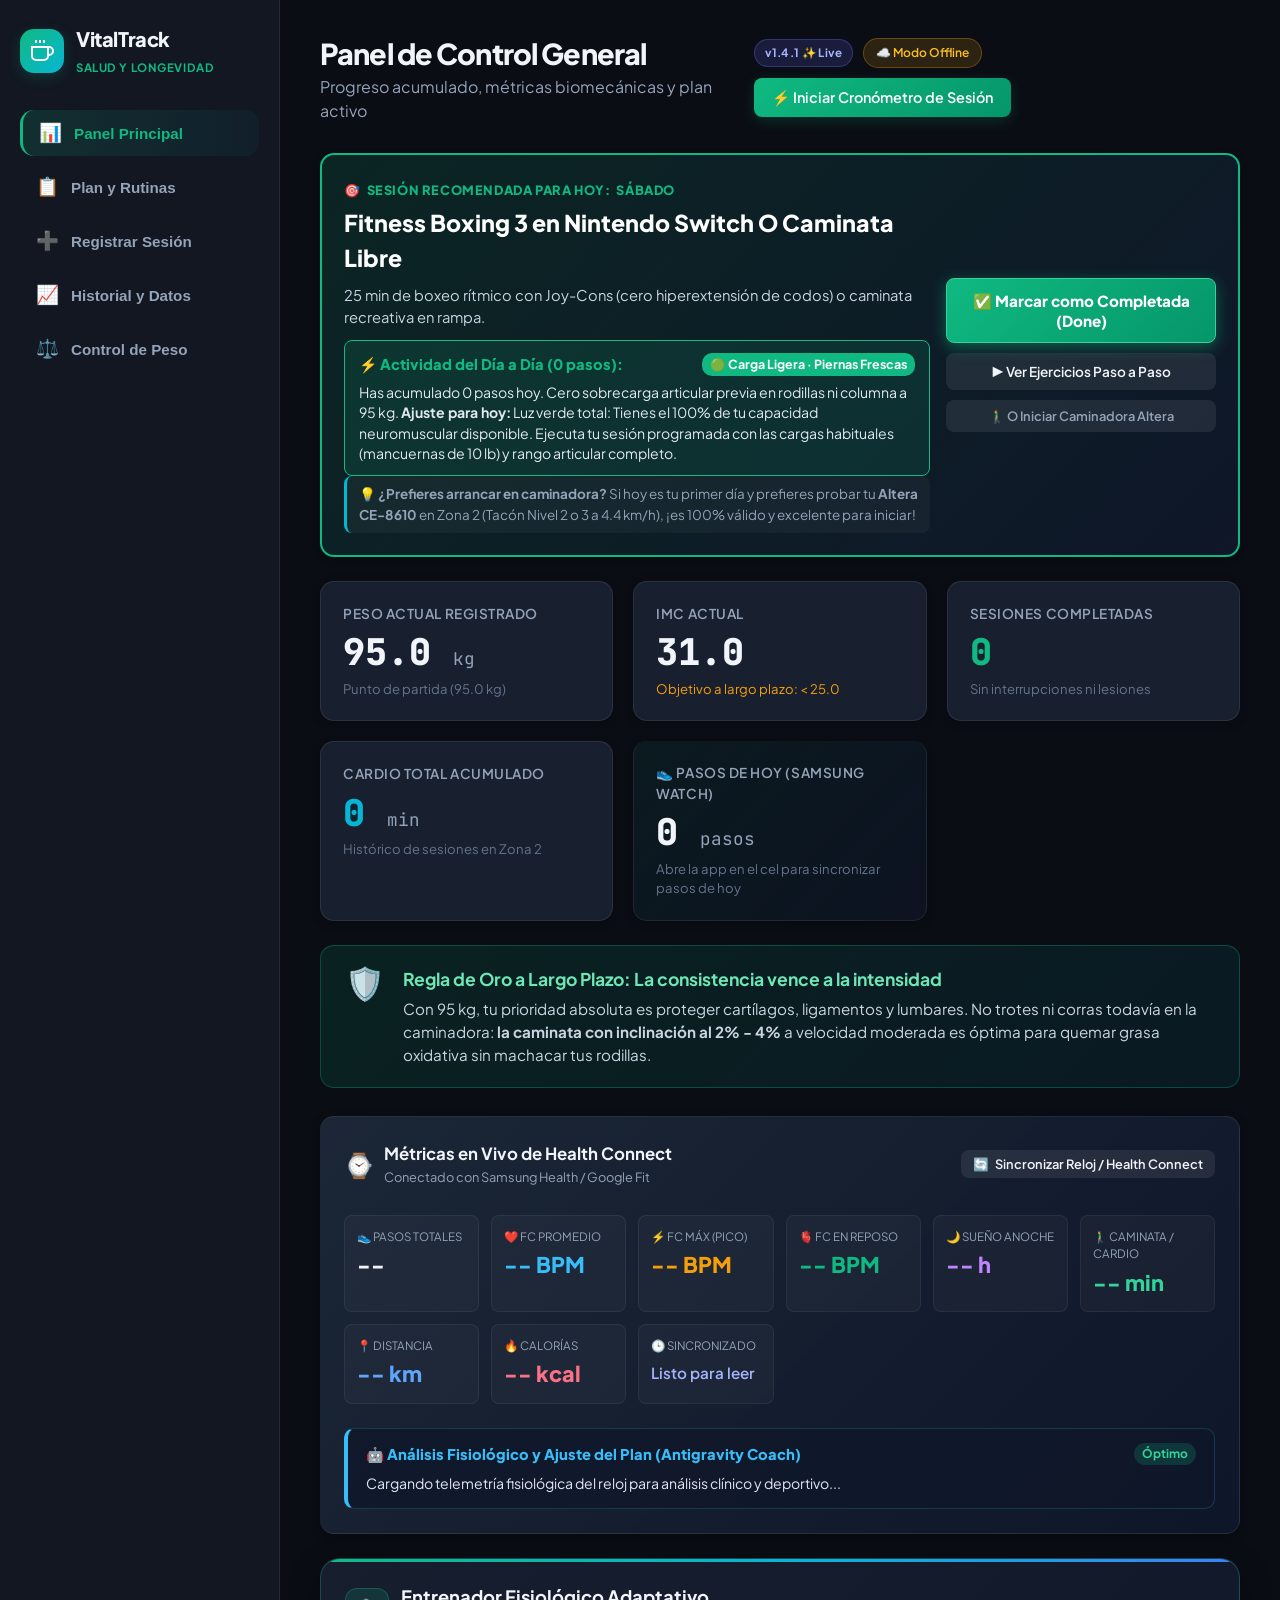
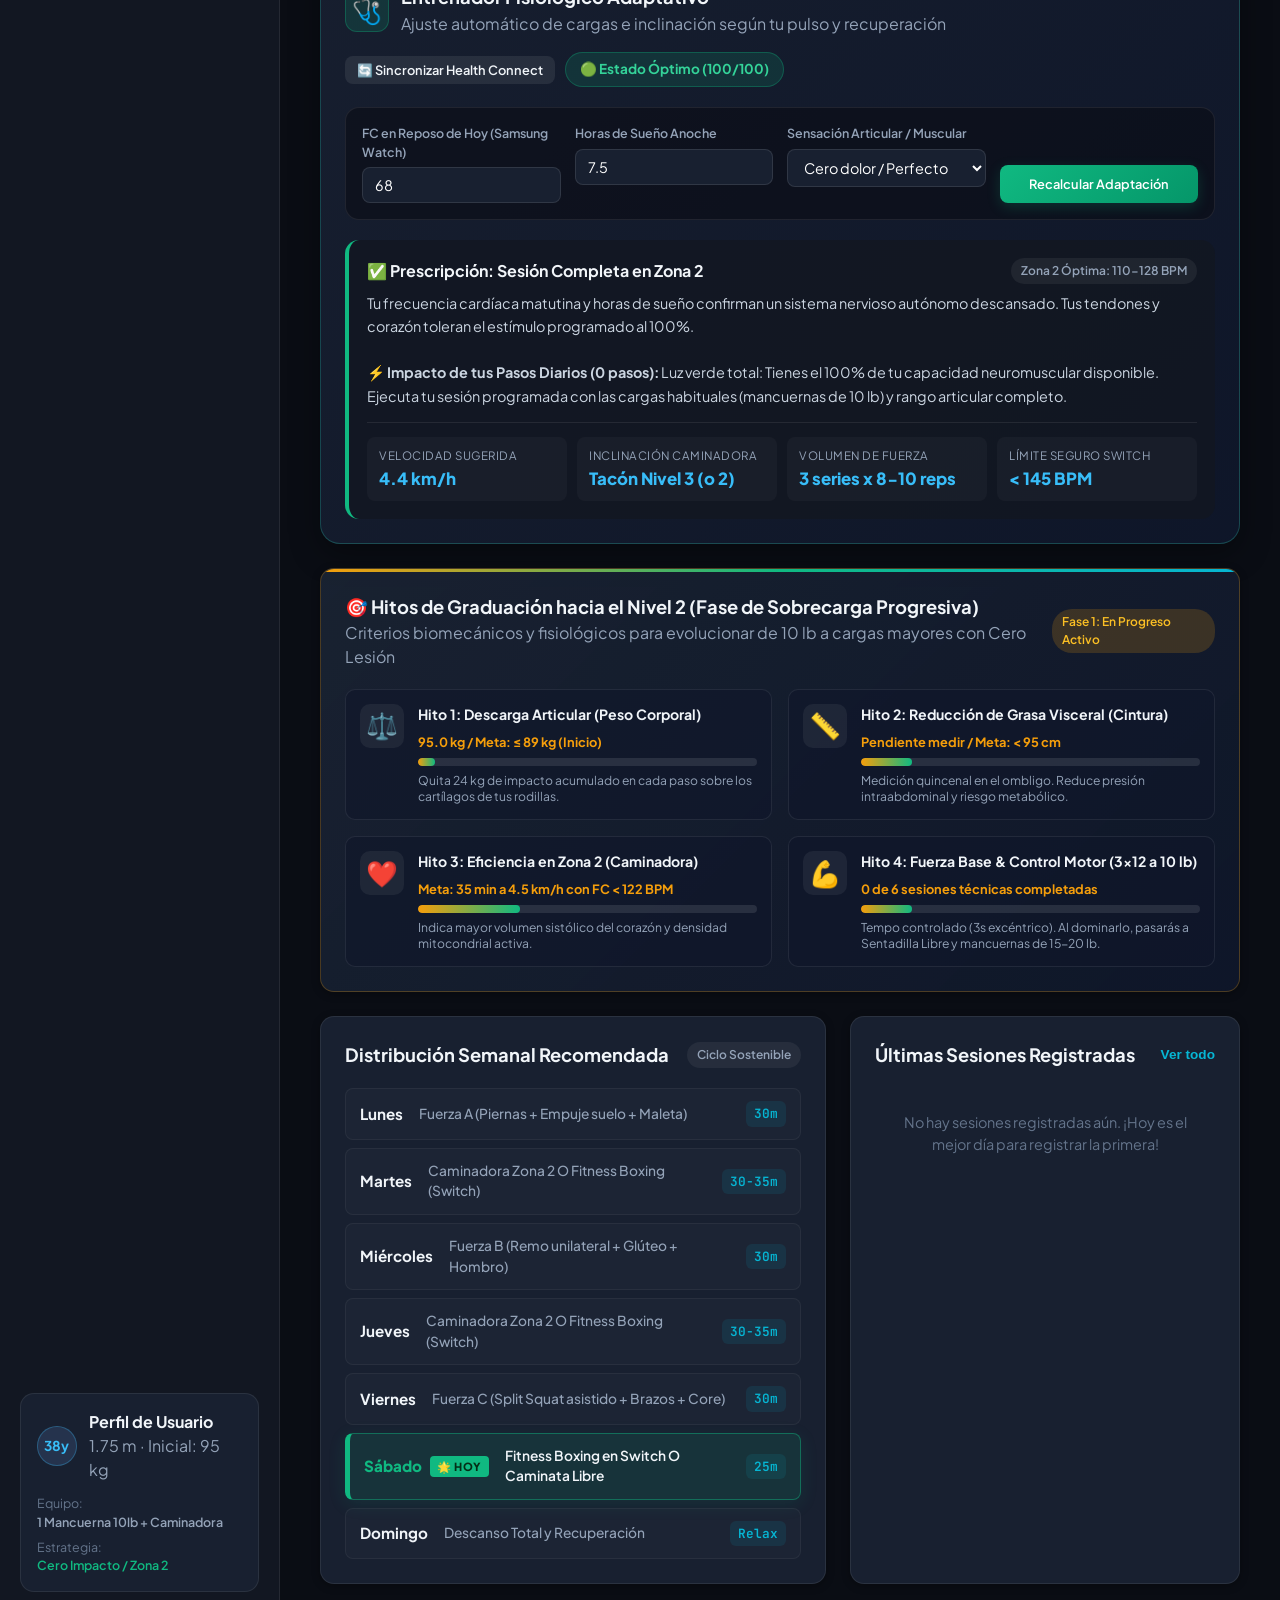
<file: index.html>
<!DOCTYPE html>
<html lang="es">
<head>
  <meta charset="UTF-8">
  <meta name="viewport" content="width=device-width, initial-scale=1.0, maximum-scale=1.0, user-scalable=no, viewport-fit=cover">
  <title>Fitness Tracker & Plan a Largo Plazo</title>
  <meta name="theme-color" content="#0b0f19">
  <meta name="apple-mobile-web-app-capable" content="yes">
  <meta name="apple-mobile-web-app-status-bar-style" content="black-translucent">
  <link rel="manifest" href="manifest.json">
  <link rel="icon" type="image/png" href="icon-192.png">
  <link rel="apple-touch-icon" href="icon-192.png">
  <link rel="preconnect" href="https://fonts.googleapis.com">
  <link rel="preconnect" href="https://fonts.gstatic.com" crossorigin>
  <link href="https://fonts.googleapis.com/css2?family=Plus+Jakarta+Sans:wght@300;400;500;600;700;800&family=JetBrains+Mono:wght@400;600&display=swap" rel="stylesheet">
  <link rel="stylesheet" href="styles.css">
</head>
<body>
  <div class="app-layout">
    <!-- Barra Lateral -->
    <aside class="sidebar">
      <div class="brand">
        <div class="brand-icon">
          <svg viewBox="0 0 24 24" width="24" height="24" stroke="currentColor" stroke-width="2" fill="none">
            <path d="M18 8h1a4 4 0 0 1 0 8h-1"></path>
            <path d="M2 8h16v9a4 4 0 0 1-4 4H6a4 4 0 0 1-4-4V8z"></path>
            <line x1="6" y1="1" x2="6" y2="4"></line>
            <line x1="10" y1="1" x2="10" y2="4"></line>
            <line x1="14" y1="1" x2="14" y2="4"></line>
          </svg>
        </div>
        <div>
          <h2>VitalTrack</h2>
          <span class="badge-sub">Salud y Longevidad</span>
        </div>
      </div>

      <nav class="nav-menu" id="main-nav-bar">
        <button class="nav-item active" data-tab="tab-dashboard" id="nav-btn-dash" title="Panel Principal">
          <span class="nav-icon">📊</span>
          <span class="nav-label"><span class="label-full">Panel Principal</span><span class="label-short">Inicio</span></span>
        </button>
        <button class="nav-item" data-tab="tab-rutinas" id="nav-btn-routines" title="Plan y Rutinas Paso a Paso">
          <span class="nav-icon">📋</span>
          <span class="nav-label"><span class="label-full">Plan y Rutinas</span><span class="label-short">Rutinas</span></span>
        </button>
        <button class="nav-item nav-item-action" data-tab="tab-registro" id="nav-btn-log" title="Registrar Nueva Sesión">
          <span class="nav-icon nav-icon-fab">➕</span>
          <span class="nav-label"><span class="label-full">Registrar Sesión</span><span class="label-short">Registrar</span></span>
        </button>
        <button class="nav-item" data-tab="tab-historial" id="nav-btn-history" title="Historial y Telemetría">
          <span class="nav-icon">📈</span>
          <span class="nav-label"><span class="label-full">Historial y Datos</span><span class="label-short">Historial</span></span>
        </button>
        <button class="nav-item" data-tab="tab-metricas" id="nav-btn-metrics" title="Control de Peso y Medidas">
          <span class="nav-icon">⚖️</span>
          <span class="nav-label"><span class="label-full">Control de Peso</span><span class="label-short">Métricas</span></span>
        </button>
      </nav>

      <div class="profile-summary-box">
        <div class="profile-header">
          <div class="avatar">38y</div>
          <div>
            <strong>Perfil de Usuario</strong>
            <div class="text-muted">1.75 m · Inicial: 95 kg</div>
          </div>
        </div>
        <div class="profile-status">
          <div class="stat-mini">
            <span class="lbl">Equipo:</span>
            <span class="val">1 Mancuerna 10lb + Caminadora</span>
          </div>
          <div class="stat-mini">
            <span class="lbl">Estrategia:</span>
            <span class="val accent-green">Cero Impacto / Zona 2</span>
          </div>
        </div>
      </div>
    </aside>

    <!-- Contenido Principal -->
    <main class="main-content">
      <!-- Top header -->
      <header class="top-bar">
        <div>
          <h1 id="page-title">Panel de Control General</h1>
          <p class="text-muted" id="page-subtitle">Progreso acumulado, métricas biomecánicas y plan activo</p>
        </div>
        <div class="header-actions" style="display: flex; align-items: center; gap: 10px; flex-wrap: wrap;">
          <span id="app-version-badge" style="font-size: 0.72rem; color: #a5b4fc; background: rgba(99, 102, 241, 0.18); border: 1px solid rgba(99, 102, 241, 0.35); padding: 4px 10px; border-radius: 20px; font-weight: 700; letter-spacing: 0.3px;">v1.4.1 ✨ Live</span>
          <span id="sync-cloud-status" class="readiness-pill readiness-green" style="font-size: 0.75rem; padding: 5px 12px; font-weight: 600;">
            ☁️ Nube Activa
          </span>
          <button id="btn-quick-workout" class="btn btn-primary">
            <span>⚡ Iniciar Cronómetro de Sesión</span>
          </button>
        </div>
      </header>

      <!-- SECCIÓN 1: PANEL PRINCIPAL -->
      <section id="tab-dashboard" class="tab-pane active">
        <!-- Tarjeta Principal: Tu Entrenamiento Programado de Hoy -->
        <div class="card" id="today-workout-banner" style="margin-bottom: 24px; border: 2px solid #10b981; background: linear-gradient(135deg, rgba(16, 185, 129, 0.14), rgba(15, 23, 42, 0.95)); padding: 22px;">
          <div style="display: flex; justify-content: space-between; align-items: flex-start; flex-wrap: wrap; gap: 16px;">
            <div style="flex: 1; min-width: 280px;">
              <div style="display: inline-flex; align-items: center; gap: 6px; font-size: 0.8rem; font-weight: 800; color: #10b981; letter-spacing: 0.6px; text-transform: uppercase; margin-bottom: 6px;">
                <span>🎯</span> SESIÓN RECOMENDADA PARA HOY: <span id="today-day-name">LUNES</span>
              </div>
              <h2 style="font-size: 1.45rem; font-weight: 800; color: #fff; margin: 0 0 8px;" id="today-workout-title">
                Rutina A: Piernas, Empuje al Suelo y Maleta Asimétrica (10 lb)
              </h2>
              <p style="font-size: 0.92rem; color: #cbd5e1; margin: 0 0 12px; line-height: 1.5;" id="today-workout-desc">
                Sentadilla a la silla (Box Squat 10 lb) + Floor Press de pecho en suelo + Paseo del Granjero unilateral.
              </p>
              <div style="font-size: 0.84rem; color: #94a3b8; background: rgba(255,255,255,0.04); padding: 8px 12px; border-radius: 8px; border-left: 3px solid #06b6d4;">
                💡 <strong>¿Prefieres arrancar en caminadora?</strong> Si hoy es tu primer día y prefieres probar tu <strong>Altera CE-8610</strong> en Zona 2 (Tacón Nivel 2 o 3 a 4.4 km/h), ¡es 100% válido y excelente para iniciar!
              </div>
            </div>
            <div style="display: flex; flex-direction: column; gap: 10px; align-self: center; width: 100%; max-width: 270px;">
              <button type="button" class="btn btn-primary" id="btn-mark-today-done" style="padding: 12px 16px; font-size: 0.95rem; font-weight: 800; width: 100%; background: linear-gradient(135deg, #10b981, #059669); border: 1px solid #34d399; box-shadow: 0 4px 15px rgba(16, 185, 129, 0.45); cursor: pointer;">
                ✅ Marcar como Completada (Done)
              </button>
              <button type="button" class="btn btn-secondary" id="btn-start-today-workout" style="padding: 10px 14px; font-size: 0.85rem; width: 100%;">
                ▶️ Ver Ejercicios Paso a Paso
              </button>
              <button type="button" class="btn btn-secondary" id="btn-start-treadmill-alt" style="padding: 8px 12px; font-size: 0.8rem; width: 100%; color: #94a3b8;">
                🚶‍♂️ O Iniciar Caminadora Altera
              </button>
            </div>
          </div>
        </div>

        <div class="stats-grid">
          <div class="stat-card">
            <div class="stat-title">Peso Actual Registrado</div>
            <div class="stat-value" id="dash-current-weight">95.0 <span class="unit">kg</span></div>
            <div class="stat-caption text-neutral" id="dash-weight-diff">Punto de partida establecido</div>
          </div>

          <div class="stat-card">
            <div class="stat-title">IMC Actual</div>
            <div class="stat-value" id="dash-imc">31.0</div>
            <div class="stat-caption text-yellow">Objetivo a largo plazo: &lt; 25.0</div>
          </div>

          <div class="stat-card">
            <div class="stat-title">Sesiones Completadas</div>
            <div class="stat-value text-green" id="dash-total-sessions">0</div>
            <div class="stat-caption">Sin interrupciones ni lesiones</div>
          </div>

          <div class="stat-card">
            <div class="stat-title">Cardio Total Acumulado</div>
            <div class="stat-value text-blue" id="dash-treadmill-mins">0 <span class="unit">min</span></div>
            <div class="stat-caption">Histórico de sesiones en Zona 2</div>
          </div>

          <div class="stat-card" style="border-top: 3px solid var(--accent-teal); background: linear-gradient(135deg, rgba(20, 184, 166, 0.08), rgba(15, 23, 42, 0.6));">
            <div class="stat-title">👟 Pasos de Hoy (Samsung Watch)</div>
            <div class="stat-value" id="dash-today-steps" style="color: var(--accent-teal); font-weight: 800;">0 <span class="unit">pasos</span></div>
            <div class="stat-caption text-green" id="dash-steps-caption">Sincronizado vía Health Connect</div>
          </div>
        </div>

        <!-- Banner de Filosofía de Seguridad -->
        <div class="safety-banner">
          <div class="banner-icon">🛡️</div>
          <div class="banner-body">
            <h3>Regla de Oro a Largo Plazo: La consistencia vence a la intensidad</h3>
            <p>Con 95 kg, tu prioridad absoluta es proteger cartílagos, ligamentos y lumbares. No trotes ni corras todavía en la caminadora: <strong>la caminata con inclinación al 2% - 4%</strong> a velocidad moderada es óptima para quemar grasa oxidativa sin machacar tus rodillas.</p>
          </div>
        </div>

        <!-- Tarjeta de Estado y Métricas en Vivo de Health Connect -->
        <div class="card" id="hc-live-card" style="margin-bottom: 24px; border-left: 4px solid var(--accent-teal); background: linear-gradient(135deg, rgba(30,41,59,0.9), rgba(15,23,42,0.95));">
          <div class="card-header" style="padding-bottom: 8px; display: flex; justify-content: space-between; align-items: center; flex-wrap: wrap; gap: 10px;">
            <div style="display: flex; align-items: center; gap: 10px;">
              <span style="font-size: 1.5rem;">⌚</span>
              <div>
                <h3 style="margin: 0; font-size: 1.05rem;">Métricas en Vivo de Health Connect</h3>
                <p class="text-muted" style="margin: 2px 0 0; font-size: 0.8rem;" id="hc-live-status-desc">
                  Conectado con Samsung Health / Google Fit
                </p>
              </div>
            </div>
            <button type="button" id="btn-sync-health-connect" class="btn btn-secondary btn-sm" style="display: flex; align-items: center; gap: 6px;">
              <span>🔄</span> Sincronizar Reloj / Health Connect
            </button>
          </div>
          <div class="stats-grid" style="grid-template-columns: repeat(auto-fit, minmax(135px, 1fr)); gap: 12px; margin-top: 14px;">
            <div style="background: rgba(255,255,255,0.03); padding: 12px; border-radius: 8px; border: 1px solid rgba(255,255,255,0.06);">
              <div style="font-size: 0.72rem; color: var(--text-muted); text-transform: uppercase;">👟 Pasos Totales</div>
              <div style="font-size: 1.35rem; font-weight: 800; color: var(--accent-teal); margin-top: 4px;" id="hc-live-steps">--</div>
            </div>
            <div style="background: rgba(255,255,255,0.03); padding: 12px; border-radius: 8px; border: 1px solid rgba(255,255,255,0.06);">
              <div style="font-size: 0.72rem; color: var(--text-muted); text-transform: uppercase;">❤️ FC Promedio</div>
              <div style="font-size: 1.35rem; font-weight: 800; color: #38bdf8; margin-top: 4px;" id="hc-live-avghr">-- BPM</div>
            </div>
            <div style="background: rgba(255,255,255,0.03); padding: 12px; border-radius: 8px; border: 1px solid rgba(255,255,255,0.06);">
              <div style="font-size: 0.72rem; color: var(--text-muted); text-transform: uppercase;">⚡ FC Máx (Pico)</div>
              <div style="font-size: 1.35rem; font-weight: 800; color: #f59e0b; margin-top: 4px;" id="hc-live-maxhr">-- BPM</div>
            </div>
            <div style="background: rgba(255,255,255,0.03); padding: 12px; border-radius: 8px; border: 1px solid rgba(255,255,255,0.06);">
              <div style="font-size: 0.72rem; color: var(--text-muted); text-transform: uppercase;">🫀 FC en Reposo</div>
              <div style="font-size: 1.35rem; font-weight: 800; color: #10b981; margin-top: 4px;" id="hc-live-rhr">-- BPM</div>
            </div>
            <div style="background: rgba(255,255,255,0.03); padding: 12px; border-radius: 8px; border: 1px solid rgba(255,255,255,0.06);">
              <div style="font-size: 0.72rem; color: var(--text-muted); text-transform: uppercase;">🌙 Sueño Anoche</div>
              <div style="font-size: 1.35rem; font-weight: 800; color: #c084fc; margin-top: 4px;" id="hc-live-sleep">-- h</div>
            </div>
            <div style="background: rgba(255,255,255,0.03); padding: 12px; border-radius: 8px; border: 1px solid rgba(255,255,255,0.06);">
              <div style="font-size: 0.72rem; color: var(--text-muted); text-transform: uppercase;">🚶‍♂️ Caminata / Cardio</div>
              <div style="font-size: 1.35rem; font-weight: 800; color: #34d399; margin-top: 4px;" id="hc-live-exercise">-- min</div>
            </div>
            <div style="background: rgba(255,255,255,0.03); padding: 12px; border-radius: 8px; border: 1px solid rgba(255,255,255,0.06);">
              <div style="font-size: 0.72rem; color: var(--text-muted); text-transform: uppercase;">📍 Distancia</div>
              <div style="font-size: 1.35rem; font-weight: 800; color: #60a5fa; margin-top: 4px;" id="hc-live-distance">-- km</div>
            </div>
            <div style="background: rgba(255,255,255,0.03); padding: 12px; border-radius: 8px; border: 1px solid rgba(255,255,255,0.06);">
              <div style="font-size: 0.72rem; color: var(--text-muted); text-transform: uppercase;">🔥 Calorías</div>
              <div style="font-size: 1.35rem; font-weight: 800; color: #fb7185; margin-top: 4px;" id="hc-live-calories">-- kcal</div>
            </div>
            <div style="background: rgba(255,255,255,0.03); padding: 12px; border-radius: 8px; border: 1px solid rgba(255,255,255,0.06);">
              <div style="font-size: 0.72rem; color: var(--text-muted); text-transform: uppercase;">🕒 Sincronizado</div>
              <div style="font-size: 0.95rem; font-weight: 600; color: #a5b4fc; margin-top: 8px;" id="hc-live-time">Listo para leer</div>
            </div>
          </div>

          <!-- Diagnóstico Fisiológico Inteligente para Antigravity AI -->
          <div id="hc-ai-insights-box" style="margin-top: 16px; padding: 14px 18px; border-radius: 10px; background: rgba(15, 23, 42, 0.75); border: 1px solid rgba(56, 189, 248, 0.2); border-left: 4px solid #38bdf8;">
            <div style="display: flex; align-items: center; justify-content: space-between; margin-bottom: 8px;">
              <span style="font-weight: 800; font-size: 0.92rem; color: #38bdf8; display: flex; align-items: center; gap: 6px;">
                🤖 Análisis Fisiológico y Ajuste del Plan (Antigravity Coach)
              </span>
              <span id="hc-ai-status-tag" style="font-size: 0.75rem; background: rgba(16, 185, 129, 0.2); color: #34d399; padding: 2px 8px; border-radius: 12px; font-weight: 700;">Óptimo</span>
            </div>
            <p id="hc-ai-insights-text" style="font-size: 0.88rem; color: #e2e8f0; margin: 0; line-height: 1.5;">
              Cargando telemetría fisiológica del reloj para análisis clínico y deportivo...
            </p>
          </div>
        </div>

        <!-- Entrenador Fisiológico Adaptativo (Semáforo de Recuperación y Cargas) -->
        <div class="coach-card" id="adaptive-coach-section">
          <div class="coach-header">
            <div class="coach-title-area">
              <div class="coach-avatar">🩺</div>
              <div>
                <h3>Entrenador Fisiológico Adaptativo</h3>
                <p class="text-muted">Ajuste automático de cargas e inclinación según tu pulso y recuperación</p>
              </div>
            </div>
            <div style="display: flex; gap: 10px; align-items: center; flex-wrap: wrap;">
              <button type="button" id="btn-sync-health-connect" class="btn btn-secondary btn-sm" title="Leer métricas automáticamente de Health Connect">🔄 Sincronizar Health Connect</button>
              <div id="coach-readiness-pill" class="readiness-pill readiness-green">
                <span>🟢 Estado Óptimo (92/100)</span>
              </div>
            </div>
          </div>

          <div class="coach-inputs-row">
            <div class="coach-input-item">
              <label for="coach-rhr">FC en Reposo de Hoy (Samsung Watch)</label>
              <input type="number" id="coach-rhr" value="68" placeholder="Ej. 68 BPM">
            </div>
            <div class="coach-input-item">
              <label for="coach-sleep">Horas de Sueño Anoche</label>
              <input type="number" step="0.5" id="coach-sleep" value="7.5" placeholder="Ej. 7.5 h">
            </div>
            <div class="coach-input-item">
              <label for="coach-soreness">Sensación Articular / Muscular</label>
              <select id="coach-soreness">
                <option value="none" selected>Cero dolor / Perfecto</option>
                <option value="mild">Fatiga muscular leve normal</option>
                <option value="joint-ache">Molestia en rodilla o espalda</option>
              </select>
            </div>
            <div class="coach-input-item" style="justify-content: flex-end;">
              <button type="button" id="btn-recalculate-coach" class="btn btn-primary btn-sm" style="height: 38px;">Recalcular Adaptación</button>
            </div>
          </div>

          <div class="adaptive-verdict" id="coach-verdict-box">
            <div class="verdict-headline">
              <span id="verdict-title">✅ Prescripción para Hoy: Sesión Completa en Zona 2</span>
              <span class="badge-tag" id="verdict-tag">Zona 2 Objetivo: 110-128 BPM</span>
            </div>
            <p class="verdict-body" id="verdict-text">
              Tu ritmo cardíaco en reposo y sueño indican excelente recuperación del sistema nervioso. Hoy tu corazón y articulaciones están listos para el trabajo estándar sin riesgo.
            </p>
            <div class="adaptive-params-grid">
              <div class="param-item">
                <div class="param-label">Velocidad Sugerida</div>
                <div class="param-value" id="param-speed">4.5 km/h</div>
              </div>
              <div class="param-item">
                <div class="param-label">Inclinación Caminadora</div>
                <div class="param-value" id="param-incline">2.5%</div>
              </div>
              <div class="param-item">
                <div class="param-label">Volumen de Fuerza</div>
                <div class="param-value" id="param-sets">3 series x 8-10 reps</div>
              </div>
              <div class="param-item">
                <div class="param-label">Límite Seguro Switch</div>
                <div class="param-value" id="param-boxing-hr">&lt; 145 BPM</div>
              </div>
            </div>
          </div>
        </div>

        <!-- PANEL DE HITOS Y GRADUACIÓN AL NIVEL 2 -->
        <div class="card milestone-roadmap-card" id="milestones-tracker-section">
          <div class="card-header">
            <div>
              <h3>🎯 Hitos de Graduación hacia el Nivel 2 (Fase de Sobrecarga Progresiva)</h3>
              <p class="text-muted">Criterios biomecánicos y fisiológicos para evolucionar de 10 lb a cargas mayores con Cero Lesión</p>
            </div>
            <span class="badge-tag" id="milestone-status-badge">Fase 1: En Progreso</span>
          </div>

          <div class="milestones-grid">
            <!-- Hito 1: Peso -->
            <div class="milestone-item">
              <div class="milestone-icon">⚖️</div>
              <div class="milestone-content">
                <div class="milestone-title-row">
                  <span class="milestone-name">Hito 1: Descarga Articular (Peso Corporal)</span>
                  <span class="milestone-val" id="ms-weight-val">95.0 kg / Meta: ≤ 89 kg</span>
                </div>
                <div class="milestone-progress-bar">
                  <div class="milestone-progress-fill" id="ms-weight-fill" style="width: 10%;"></div>
                </div>
                <p class="milestone-hint">Quita 24 kg de impacto acumulado en cada paso sobre los cartílagos de tus rodillas.</p>
              </div>
            </div>

            <!-- Hito 2: Cintura -->
            <div class="milestone-item">
              <div class="milestone-icon">📏</div>
              <div class="milestone-content">
                <div class="milestone-title-row">
                  <span class="milestone-name">Hito 2: Reducción de Grasa Visceral (Cintura)</span>
                  <span class="milestone-val" id="ms-waist-val">Por medir / Meta: &lt; 95 cm</span>
                </div>
                <div class="milestone-progress-bar">
                  <div class="milestone-progress-fill" id="ms-waist-fill" style="width: 25%;"></div>
                </div>
                <p class="milestone-hint">Medición quincenal en el ombligo. Reduce presión intraabdominal y riesgo metabólico.</p>
              </div>
            </div>

            <!-- Hito 3: Cardio Zona 2 -->
            <div class="milestone-item">
              <div class="milestone-icon">❤️</div>
              <div class="milestone-content">
                <div class="milestone-title-row">
                  <span class="milestone-name">Hito 3: Eficiencia en Zona 2 (Caminadora)</span>
                  <span class="milestone-val" id="ms-cardio-val">35 min a 4.5 km/h con FC &lt; 122 BPM</span>
                </div>
                <div class="milestone-progress-bar">
                  <div class="milestone-progress-fill" id="ms-cardio-fill" style="width: 50%;"></div>
                </div>
                <p class="milestone-hint">Indica mayor volumen sistólico del corazón y densidad mitocondrial activa.</p>
              </div>
            </div>

            <!-- Hito 4: Fuerza Base -->
            <div class="milestone-item">
              <div class="milestone-icon">💪</div>
              <div class="milestone-content">
                <div class="milestone-title-row">
                  <span class="milestone-name">Hito 4: Fuerza Base & Control Motor (3x12 a 10 lb)</span>
                  <span class="milestone-val" id="ms-strength-val">Box Squat 3x12 con RPE ≤ 7 (Sin fallo)</span>
                </div>
                <div class="milestone-progress-bar">
                  <div class="milestone-progress-fill" id="ms-strength-fill" style="width: 40%;"></div>
                </div>
                <p class="milestone-hint">Tempo controlado (3s excéntrico). Al dominarlo, pasarás a Sentadilla Libre y mancuernas de 15-20 lb.</p>
              </div>
            </div>
          </div>
        </div>

        <!-- Acceso rápido a las fases y agenda de hoy -->
        <div class="dashboard-columns">
          <div class="card col-left">
            <div class="card-header">
              <h3>Distribución Semanal Recomendada</h3>
              <span class="badge-tag">Ciclo Sostenible</span>
            </div>
            <div class="weekly-schedule">
              <div class="day-row" data-day="1">
                <span class="day-name">Lunes</span>
                <span class="day-task">Fuerza A (Piernas + Empuje suelo + Maleta)</span>
                <span class="day-time">30m</span>
              </div>
              <div class="day-row" data-day="2">
                <span class="day-name">Martes</span>
                <span class="day-task">Caminadora Zona 2 O Fitness Boxing (Switch)</span>
                <span class="day-time">30-35m</span>
              </div>
              <div class="day-row" data-day="3">
                <span class="day-name">Miércoles</span>
                <span class="day-task">Fuerza B (Remo unilateral + Glúteo + Hombro)</span>
                <span class="day-time">30m</span>
              </div>
              <div class="day-row" data-day="4">
                <span class="day-name">Jueves</span>
                <span class="day-task">Caminadora Zona 2 O Fitness Boxing (Switch)</span>
                <span class="day-time">30-35m</span>
              </div>
              <div class="day-row" data-day="5">
                <span class="day-name">Viernes</span>
                <span class="day-task">Fuerza C (Split Squat asistido + Brazos + Core)</span>
                <span class="day-time">30m</span>
              </div>
              <div class="day-row" data-day="6">
                <span class="day-name">Sábado</span>
                <span class="day-task">Fitness Boxing en Switch O Caminata Libre</span>
                <span class="day-time">25m</span>
              </div>
              <div class="day-row" data-day="0">
                <span class="day-name">Domingo</span>
                <span class="day-task text-muted">Descanso Total y Recuperación</span>
                <span class="day-time">Relax</span>
              </div>
            </div>
          </div>

          <div class="card col-right">
            <div class="card-header">
              <h3>Últimas Sesiones Registradas</h3>
              <button class="btn-text" id="btn-view-all-history">Ver todo</button>
            </div>
            <div id="dash-recent-list" class="recent-list">
              <p class="empty-state">No hay sesiones registradas aún. ¡Hoy es el mejor día para registrar la primera!</p>
            </div>
          </div>
        </div>
      </section>

      <!-- SECCIÓN 2: PLAN Y RUTINAS DETALLADAS -->
      <section id="tab-rutinas" class="tab-pane">
        <div class="nav-breadcrumb-bar">
          <button type="button" class="btn-breadcrumb-back" onclick="window.switchTab('tab-dashboard')">
            <span class="back-arrow">←</span>
            <span>Volver al Inicio</span>
          </button>
          <span class="breadcrumb-separator">/</span>
          <span class="breadcrumb-current">Plan y Rutinas Paso a Paso</span>
        </div>
        <div class="routines-nav">
          <button class="sub-tab-btn active" data-routine="caminadora">🚶‍♂️ Caminadora (Cardio Zona 2)</button>
          <button class="sub-tab-btn" data-routine="boxing">🥊 Fitness Boxing (Nintendo Switch)</button>
          <button class="sub-tab-btn" data-routine="fuerza-a">💪 Rutina A (Piernas & Empuje)</button>
          <button class="sub-tab-btn" data-routine="fuerza-b">🛡️ Rutina B (Espalda & Cadera)</button>
          <button class="sub-tab-btn" data-routine="fuerza-c">⚖️ Rutina C (Cuerpo Completo & Core)</button>
        </div>

        <div id="routine-content" class="routine-viewer card">
          <!-- Se inyecta dinámicamente con app.js -->
        </div>

        <!-- Cronómetro y Temporizador Flotante/Integrado -->
        <div class="timer-card card">
          <div class="timer-header">
            <h3>⏱️ Asistente de Sesión & Descanso</h3>
            <span class="text-muted">Controla tus descansos entre series (60-90 seg) o tu caminata</span>
          </div>
          <div class="timer-display" id="timer-display">00:00</div>
          <div class="timer-controls">
            <button class="btn btn-secondary" id="timer-btn-start">Iniciar</button>
            <button class="btn btn-secondary" id="timer-btn-pause">Pausa</button>
            <button class="btn btn-secondary" id="timer-btn-reset">Reiniciar</button>
            <div class="timer-presets">
              <span>Descanso rápido:</span>
              <button class="btn-chip" data-secs="60">60s</button>
              <button class="btn-chip" data-secs="90">90s</button>
              <button class="btn-chip" data-secs="120">2 min</button>
              <button class="btn-chip" data-secs="1800">30 min (Caminadora)</button>
            </div>
          </div>
        </div>
      </section>

      <!-- SECCIÓN 3: REGISTRAR SESIÓN -->
      <section id="tab-registro" class="tab-pane">
        <div class="nav-breadcrumb-bar">
          <button type="button" class="btn-breadcrumb-back" onclick="window.switchTab('tab-dashboard')">
            <span class="back-arrow">←</span>
            <span>Volver al Inicio</span>
          </button>
          <span class="breadcrumb-separator">/</span>
          <span class="breadcrumb-current">Registro de Sesión</span>
        </div>
        <div class="form-container card">
          <div class="card-header">
            <h3>📝 Registrar Nueva Sesión de Entrenamiento</h3>
            <span class="text-muted">Guarda datos duros para monitorear tu volumen y sensaciones</span>
          </div>

          <form id="workout-form">
            <div class="form-grid">
              <div class="form-group">
                <label for="input-date">Fecha de la Sesión</label>
                <input type="date" id="input-date" required>
              </div>

              <div class="form-group">
                <label for="input-category">Tipo de Entrenamiento</label>
                <select id="input-category" required>
                  <option value="Caminadora">Caminadora (Cardio Inclinación / Zona 2)</option>
                  <option value="Fitness Boxing (Switch)">🥊 Fitness Boxing (Nintendo Switch)</option>
                  <option value="Fuerza A">Rutina A (Pierna + Suelo + Maleta 10lb)</option>
                  <option value="Fuerza B">Rutina B (Remo + Glúteo + Hombro 10lb)</option>
                  <option value="Fuerza C">Rutina C (Split Squat + Brazos + Core)</option>
                  <option value="Movilidad">Movilidad / Estiramientos articulares</option>
                </select>
              </div>

              <div class="form-group">
                <label for="input-duration">Duración Total (minutos)</label>
                <input type="number" id="input-duration" min="5" max="180" placeholder="Ej. 30" required>
              </div>

              <div class="form-group">
                <label for="input-rpe">Esfuerzo Percibido (RPE de 1 a 10)</label>
                <select id="input-rpe">
                  <option value="4">4 - Muy ligero (Calentamiento)</option>
                  <option value="5">5 - Ligero (Puedo hablar sin problemas)</option>
                  <option value="6" selected>6 - Moderado (Zona 2 perfecta, cómodo y constante)</option>
                  <option value="7">7 - Vigoroso (Respiración más rápida pero controlada)</option>
                  <option value="8">8 - Exigente (Cuesta mantener conversación)</option>
                  <option value="9">9 - Muy duro (Cerca del límite, evitar por ahora)</option>
                </select>
              </div>
            </div>

            <!-- Campos específicos de caminadora -->
            <div id="treadmill-fields" class="subform-box">
              <h4>Parámetros de Caminadora (Datos Duros)</h4>
              <div class="form-grid">
                <div class="form-group">
                  <label for="input-distance">Distancia (km)</label>
                  <input type="number" step="0.01" id="input-distance" placeholder="Ej. 2.40">
                </div>
                <div class="form-group">
                  <label for="input-speed">Velocidad en Consola Altera (km/h)</label>
                  <input type="number" step="0.1" id="input-speed" placeholder="Ej. 4.4">
                </div>
                <div class="form-group">
                  <label for="input-incline">Tacón Hexagonal (Nivel 1 al 6)</label>
                  <input type="number" step="1" min="1" max="6" id="input-incline" placeholder="Ej. 2 o 3 (Recomendado)">
                </div>
                <div class="form-group">
                  <label for="input-calories">Calorías Consola Altera (kcal)</label>
                  <input type="number" id="input-calories" placeholder="Ej. 180">
                </div>
            <!-- Biometría de Samsung Health / Google Fit -->
            <div class="subform-box wearable-box">
              <h4>⌚ Datos de Wearable (Samsung Health / Google Fit)</h4>
              <div class="form-grid">
                <div class="form-group">
                  <label for="input-hr-avg">FC Promedio (BPM) <span class="badge-tag">Zona 2: 110-128</span></label>
                  <input type="number" id="input-hr-avg" placeholder="Ej. 118">
                </div>
                <div class="form-group">
                  <label for="input-hr-max">FC Máxima (BPM)</label>
                  <input type="number" id="input-hr-max" placeholder="Ej. 132">
                </div>
                <div class="form-group">
                  <label for="input-steps">Pasos del Día (Reloj / Celular)</label>
                  <input type="number" id="input-steps" placeholder="Ej. 7200">
                </div>
                <div class="form-group">
                  <label for="input-active-cal">Calorías Activas (Samsung / Fit)</label>
                  <input type="number" id="input-active-cal" placeholder="Ej. 240">
                </div>
              </div>
            </div>

            <!-- Notas de fuerza o sensaciones -->
            <div class="form-group">
              <label for="input-notes">Notas de la sesión, pesos, repeticiones y estado articular</label>
              <textarea id="input-notes" rows="3" placeholder="Ejemplo: 'Sentadillas a la silla 3x12 con mancuerna 10lb al pecho. Cero molestia en rodillas. En caminadora mantuve 4.5 km/h a 2% inclinación sin fatiga lumbar.'"></textarea>
            </div>

            <div class="form-group">
              <label class="checkbox-label">
                <input type="checkbox" id="input-no-pain" checked>
                <span>✅ Sesión completada <strong>sin dolores articulares</strong> (solo fatiga muscular normal).</span>
              </label>
            </div>

            <div class="form-actions">
              <button type="submit" class="btn btn-primary" id="btn-save-workout">Guardar Registro en la Base de Datos</button>
            </div>
          </form>
        </div>
      </section>

      <!-- SECCIÓN 4: HISTORIAL Y DATOS DUROS -->
      <section id="tab-historial" class="tab-pane">
        <div class="nav-breadcrumb-bar">
          <button type="button" class="btn-breadcrumb-back" onclick="window.switchTab('tab-dashboard')">
            <span class="back-arrow">←</span>
            <span>Volver al Inicio</span>
          </button>
          <span class="breadcrumb-separator">/</span>
          <span class="breadcrumb-current">Historial y Datos Duros</span>
        </div>
        <div class="card">
          <div class="card-header">
            <div>
              <h3>Historial Completo de Entrenamientos</h3>
              <p class="text-muted">Todos los registros guardados en tu espacio de trabajo local</p>
            </div>
            <div class="filter-actions" style="display: flex; gap: 8px; flex-wrap: wrap; align-items: center;">
              <select id="filter-category" class="select-sm">
                <option value="all">Todas las categorías</option>
                <option value="Caminadora">Caminadora</option>
                <option value="Fitness Boxing (Switch)">Fitness Boxing (Switch)</option>
                <option value="Fuerza A">Fuerza A</option>
                <option value="Fuerza B">Fuerza B</option>
                <option value="Fuerza C">Fuerza C</option>
                <option value="Movilidad">Movilidad</option>
              </select>
              <button id="btn-sync-cloud-action" class="btn btn-primary btn-sm" title="Sincronizar ahora con la nube en tiempo real">☁️ Sincronizar Nube</button>
              <button id="btn-save-drive" class="btn btn-secondary btn-sm" title="Descargar copia local de respaldo en archivo JSON">💾 Copia JSON</button>
            </div>
          </div>

          <div class="table-responsive">
            <table class="data-table" id="table-history">
              <thead>
                <tr>
                  <th>Fecha</th>
                  <th>Tipo</th>
                  <th>Duración</th>
                  <th>Datos Caminadora</th>
                  <th>RPE</th>
                  <th>Estado Articular</th>
                  <th>Notas</th>
                  <th>Acción</th>
                </tr>
              </thead>
              <tbody id="history-tbody">
                <!-- Se llena con app.js -->
              </tbody>
            </table>
          </div>
        </div>
      </section>

      <!-- SECCIÓN 5: MÉTRICAS Y PESO -->
      <section id="tab-metricas" class="tab-pane">
        <div class="nav-breadcrumb-bar">
          <button type="button" class="btn-breadcrumb-back" onclick="window.switchTab('tab-dashboard')">
            <span class="back-arrow">←</span>
            <span>Volver al Inicio</span>
          </button>
          <span class="breadcrumb-separator">/</span>
          <span class="breadcrumb-current">Control de Peso y Medidas</span>
        </div>

        <!-- CALENDARIO DE FRECUENCIA DE MEDICIONES -->
        <div class="card schedule-metrics-card">
          <div class="card-header">
            <div>
              <h3>📅 Calendario y Frecuencia Óptima de Medición</h3>
              <p class="text-muted">Protocolo clínico para saber qué medir, cómo medirlo y evitar obsesión o ruido</p>
            </div>
            <span class="badge-tag">Guía Oficial</span>
          </div>
          <div class="freq-schedule-grid">
            <div class="freq-schedule-item freq-daily">
              <span class="freq-badge">⌚ DIARIO (Automático)</span>
              <h4>Pasos, Sueño y FC en Reposo (RHR)</h4>
              <p>Tu Samsung Galaxy Watch los lee al despertar. Entran automáticamente vía Health Connect o en el Asistente Adaptativo para regular la intensidad de tu caminadora.</p>
            </div>
            <div class="freq-schedule-item freq-weekly">
              <span class="freq-badge">⚖️ SEMANAL (1 vez x semana)</span>
              <h4>Peso Corporal en Ayunas</h4>
              <p>Pésate una sola vez por semana (ej. viernes o domingos al despertar, tras ir al baño y sin ropa). Evita pesarte a diario para no confundir retención de líquidos con grasa.</p>
            </div>
            <div class="freq-schedule-item freq-biweekly">
              <span class="freq-badge">📏 QUINCENAL (Cada 14 días)</span>
              <h4>Circunferencia de Cintura</h4>
              <p>Cinta métrica horizontal sobre la piel a la altura exacta del ombligo, sin apretar y sin meter la panza. Es el indicador más fidedigno de pérdida de grasa visceral real.</p>
            </div>
            <div class="freq-schedule-item freq-persession">
              <span class="freq-badge">📝 POR SESIÓN (Al terminar)</span>
              <h4>Esfuerzo Percibido (RPE) y Dolor Cero</h4>
              <p>Registra de 1 a 10 qué tan exigente se sintió y verifica la casilla "Cero dolor articular". Si hay molestia en rodilla o lumbar, el sistema reduce la carga.</p>
            </div>
          </div>
        </div>

        <div class="metrics-grid">
          <!-- HUB DE REGISTRO INDIVIDUAL DE PARÁMETROS -->
          <div class="card individual-metrics-hub-card">
            <div class="card-header" style="flex-direction: column; align-items: flex-start; gap: 6px;">
              <div style="display: flex; justify-content: space-between; align-items: center; width: 100%; flex-wrap: wrap; gap: 8px;">
                <h3 style="margin: 0; font-size: 1.22rem; color: #f8fafc; display: flex; align-items: center; gap: 8px;">
                  <span>🎯</span> Registro Individual de Parámetros y Métricas
                </h3>
                <span class="badge-tag" style="background: rgba(16, 185, 129, 0.2); color: #34d399; border: 1px solid rgba(16, 185, 129, 0.4); padding: 4px 10px; border-radius: 20px; font-weight: 700;">Medición Modular</span>
              </div>
              <p class="text-muted" style="margin: 0; font-size: 0.88rem; line-height: 1.4;">
                Registra cada parámetro por separado a su propio ritmo sin verte obligado a llenar todo a la vez. Cada medición se guarda de forma independiente.
              </p>
            </div>

            <!-- Selector rápido de vista de métrica -->
            <div class="metric-quick-selector-bar">
              <button type="button" class="metric-filter-pill active" onclick="filterMetricCards('all')" id="pill-metric-all">🌟 Todas las Métricas</button>
              <button type="button" class="metric-filter-pill" onclick="filterMetricCards('weight')" id="pill-metric-weight">⚖️ Peso (Semanal)</button>
              <button type="button" class="metric-filter-pill" onclick="filterMetricCards('waist')" id="pill-metric-waist">📏 Cintura (Quincenal)</button>
              <button type="button" class="metric-filter-pill" onclick="filterMetricCards('rhr')" id="pill-metric-rhr">💓 FC Reposo (Diario)</button>
              <button type="button" class="metric-filter-pill" onclick="filterMetricCards('sleep')" id="pill-metric-sleep">😴 Sueño (Diario)</button>
              <button type="button" class="metric-filter-pill" onclick="filterMetricCards('energy')" id="pill-metric-energy">⚡ Energía (Diario)</button>
            </div>

            <!-- Contenedor de Tarjetas Individuales -->
            <div class="individual-metric-cards-grid" id="individual-metric-cards-container">
              
              <!-- 1. Tarjeta Individual de Peso -->
              <div class="single-metric-card card-metric-weight" data-metric-type="weight">
                <div class="single-metric-header">
                  <div class="single-metric-title-group">
                    <span class="single-metric-icon">⚖️</span>
                    <div>
                      <h4>Peso Corporal</h4>
                      <span class="single-metric-freq">Semanal · En ayunas al despertar</span>
                    </div>
                  </div>
                  <div class="single-metric-last-badge" id="badge-last-weight">Último: 95.0 kg</div>
                </div>
                <div class="single-metric-body">
                  <div class="single-metric-input-row">
                    <div class="input-with-unit">
                      <input type="number" step="0.1" id="indiv-weight-val" placeholder="Ej. 94.2" class="metric-single-input">
                      <span class="input-unit-label">kg</span>
                    </div>
                    <input type="date" id="indiv-weight-date" class="metric-date-input">
                  </div>
                  <div class="single-metric-hint" id="hint-weight-imc">Meta: ≤ 89.0 kg · Altura: 1.75 m</div>
                  <button type="button" class="btn btn-primary btn-sm btn-save-indiv" onclick="saveIndividualMetric('weight')">
                    <span>💾 Guardar Peso</span>
                  </button>
                </div>
              </div>

              <!-- 2. Tarjeta Individual de Cintura -->
              <div class="single-metric-card card-metric-waist" data-metric-type="waist">
                <div class="single-metric-header">
                  <div class="single-metric-title-group">
                    <span class="single-metric-icon">📏</span>
                    <div>
                      <h4>Circunferencia de Cintura</h4>
                      <span class="single-metric-freq">Quincenal · Ombligo relajado</span>
                    </div>
                  </div>
                  <div class="single-metric-last-badge" id="badge-last-waist">Último: Pendiente</div>
                </div>
                <div class="single-metric-body">
                  <div class="single-metric-input-row">
                    <div class="input-with-unit">
                      <input type="number" step="0.5" id="indiv-waist-val" placeholder="Ej. 101.5" class="metric-single-input">
                      <span class="input-unit-label">cm</span>
                    </div>
                    <input type="date" id="indiv-waist-date" class="metric-date-input">
                  </div>
                  <div class="single-metric-hint">Meta clínica: &lt; 95 cm (Grasa visceral segura)</div>
                  <button type="button" class="btn btn-primary btn-sm btn-save-indiv" onclick="saveIndividualMetric('waist')">
                    <span>💾 Guardar Cintura</span>
                  </button>
                </div>
              </div>

              <!-- 3. Tarjeta Individual de FC Reposo -->
              <div class="single-metric-card card-metric-rhr" data-metric-type="rhr">
                <div class="single-metric-header">
                  <div class="single-metric-title-group">
                    <span class="single-metric-icon">💓</span>
                    <div>
                      <h4>FC en Reposo (RHR)</h4>
                      <span class="single-metric-freq">Diario · Galaxy Watch al despertar</span>
                    </div>
                  </div>
                  <div class="single-metric-last-badge" id="badge-last-rhr">Último: 68 BPM</div>
                </div>
                <div class="single-metric-body">
                  <div class="single-metric-input-row">
                    <div class="input-with-unit">
                      <input type="number" step="1" id="indiv-rhr-val" placeholder="Ej. 66" class="metric-single-input">
                      <span class="input-unit-label">BPM</span>
                    </div>
                    <input type="date" id="indiv-rhr-date" class="metric-date-input">
                  </div>
                  <div class="single-metric-hint">Zona óptima de recuperación: 58 a 72 BPM</div>
                  <button type="button" class="btn btn-primary btn-sm btn-save-indiv" onclick="saveIndividualMetric('rhr')">
                    <span>💾 Guardar FC Reposo</span>
                  </button>
                </div>
              </div>

              <!-- 4. Tarjeta Individual de Horas de Sueño -->
              <div class="single-metric-card card-metric-sleep" data-metric-type="sleep">
                <div class="single-metric-header">
                  <div class="single-metric-title-group">
                    <span class="single-metric-icon">😴</span>
                    <div>
                      <h4>Horas de Sueño</h4>
                      <span class="single-metric-freq">Diario · Noche previa</span>
                    </div>
                  </div>
                  <div class="single-metric-last-badge" id="badge-last-sleep">Último: 7.5 h</div>
                </div>
                <div class="single-metric-body">
                  <div class="single-metric-input-row">
                    <div class="input-with-unit">
                      <input type="number" step="0.5" id="indiv-sleep-val" placeholder="Ej. 7.5" class="metric-single-input">
                      <span class="input-unit-label">horas</span>
                    </div>
                    <input type="date" id="indiv-sleep-date" class="metric-date-input">
                  </div>
                  <div class="single-metric-hint">Meta regenerativa: 7.0 a 8.5 horas continuas</div>
                  <button type="button" class="btn btn-primary btn-sm btn-save-indiv" onclick="saveIndividualMetric('sleep')">
                    <span>💾 Guardar Horas de Sueño</span>
                  </button>
                </div>
              </div>

              <!-- 5. Tarjeta Individual de Nivel de Energía -->
              <div class="single-metric-card card-metric-energy" data-metric-type="energy">
                <div class="single-metric-header">
                  <div class="single-metric-title-group">
                    <span class="single-metric-icon">⚡</span>
                    <div>
                      <h4>Sensación de Energía</h4>
                      <span class="single-metric-freq">Diario · Disposición física</span>
                    </div>
                  </div>
                  <div class="single-metric-last-badge" id="badge-last-energy">Último: Bueno</div>
                </div>
                <div class="single-metric-body">
                  <div class="single-metric-input-row">
                    <select id="indiv-energy-val" class="metric-single-select">
                      <option value="Excelente">⚡ Excelente (vital y recuperado)</option>
                      <option value="Bueno" selected>👍 Bueno (activo y normal)</option>
                      <option value="Regular">😐 Regular (fatiga leve)</option>
                      <option value="Bajo">🔋 Bajo (requiere descanso)</option>
                    </select>
                    <input type="date" id="indiv-energy-date" class="metric-date-input">
                  </div>
                  <div class="single-metric-hint">Ajusta automáticamente el Asistente Adaptativo</div>
                  <button type="button" class="btn btn-primary btn-sm btn-save-indiv" onclick="saveIndividualMetric('energy')">
                    <span>💾 Guardar Energía</span>
                  </button>
                </div>
              </div>
            </div>

            <!-- Notificación Toast de Éxito al Registrar -->
            <div id="indiv-metric-toast" class="indiv-metric-toast" style="display: none;"></div>

            <!-- Acordeón colapsable para formulario completo combinado -->
            <details class="full-metric-accordion">
              <summary class="full-metric-summary">
                <span>📋 ¿Prefieres capturar todo junto en un solo formulario? (Haz clic aquí)</span>
              </summary>
              <div class="full-metric-body">
                <form id="metrics-form">
                  <div class="form-grid">
                    <div class="form-group">
                      <label for="metric-date">Fecha de Medición</label>
                      <input type="date" id="metric-date">
                    </div>
                    <div class="form-group">
                      <label for="metric-weight">Peso Corporal (kg)</label>
                      <input type="number" step="0.1" id="metric-weight" placeholder="Ej. 94.5">
                    </div>
                    <div class="form-group">
                      <label for="metric-waist">Cintura a nivel del ombligo (cm)</label>
                      <input type="number" step="0.5" id="metric-waist" placeholder="Ej. 102">
                    </div>
                    <div class="form-group">
                      <label for="metric-energy">Nivel de Energía General</label>
                      <select id="metric-energy">
                        <option value="Excelente">Excelente (vital, descansado)</option>
                        <option value="Bueno" selected>Bueno (normal y activo)</option>
                        <option value="Regular">Regular (algo de fatiga acumulada)</option>
                        <option value="Bajo">Bajo (requiere más descanso/sueño)</option>
                      </select>
                    </div>
                    <div class="form-group">
                      <label for="metric-rhr">FC en Reposo al Despertar (BPM)</label>
                      <input type="number" id="metric-rhr" placeholder="Ej. 68">
                    </div>
                    <div class="form-group">
                      <label for="metric-sleep">Horas de Sueño Anoche</label>
                      <input type="number" step="0.5" id="metric-sleep" placeholder="Ej. 7.5">
                    </div>
                  </div>
                  <div class="form-actions" style="margin-top: 14px;">
                    <button type="submit" class="btn btn-secondary btn-sm">Guardar Fila Combinada</button>
                  </div>
                </form>
              </div>
            </details>
          </div>

          <div class="card">
            <div class="card-header">
              <h3>Evolución de Datos Corporales</h3>
              <span class="badge-tag">Histórico</span>
            </div>
            <div class="table-responsive">
              <table class="data-table">
                <thead>
                  <tr>
                    <th>Fecha</th>
                    <th>Peso (kg)</th>
                    <th>IMC</th>
                    <th>Cintura (cm)</th>
                    <th>FC Reposo (BPM)</th>
                    <th>Sueño (h)</th>
                    <th>Energía</th>
                    <th>Eliminar</th>
                  </tr>
                </thead>
                <tbody id="metrics-tbody">
                  <!-- Se llena con JS -->
                </tbody>
              </table>
            </div>
          </div>
      </section>
    </main>
  </div>

  <!-- Modal Reproductor de Video y Técnica Biomecánica -->
  <div id="video-modal" class="video-modal-backdrop">
    <div class="video-modal-content">
      <div class="video-modal-header">
        <div>
          <h3 id="video-modal-title">Demostración Técnica</h3>
          <span id="video-modal-subtitle" style="font-size: 0.82rem; color: #94a3b8; display: block; margin-top: 2px;">Enfoque Cero Impacto & Biomecánica Clínica</span>
        </div>
        <button id="video-modal-close" class="btn-close-modal" aria-label="Cerrar">&times;</button>
      </div>
      <div class="video-modal-body">
        <div id="video-player-container" class="video-responsive-wrapper">
          <!-- iframe o video se inyecta dinámicamente -->
        </div>
      </div>
      <div class="video-modal-footer">
        <div id="video-modal-cue-box" class="video-cue-box">
          <div style="font-size: 0.8rem; font-weight: 800; color: #10b981; margin-bottom: 4px; letter-spacing: 0.5px;">💡 CLAVE BIOMECÁNICA SEGURA:</div>
          <p id="video-modal-cue-text" style="font-size: 0.88rem; color: #e2e8f0; margin: 0; line-height: 1.45;"></p>
        </div>
        <div class="video-actions-row">
          <div style="display: flex; gap: 8px; flex-wrap: wrap;">
            <a id="video-btn-yt-external" href="#" target="_blank" rel="noopener noreferrer" class="btn btn-secondary btn-sm" style="color: #f87171; border: 1px solid rgba(248, 113, 113, 0.35);">
              <span>▶️ Abrir en YouTube</span>
            </a>
            <button type="button" id="video-btn-drive-opt" class="btn btn-secondary btn-sm" style="color: #60a5fa; border: 1px solid rgba(96, 165, 250, 0.35);">
              <span>📁 Usar Google Drive</span>
            </button>
          </div>
          <button type="button" class="btn btn-secondary btn-sm" id="btn-modal-close-footer">
            <span>Cerrar</span>
          </button>
        </div>
      </div>
    </div>
  </div>

  <!-- Modal Marcar Sesión Completada (Done) -->
  <div id="quick-done-modal" class="video-modal-backdrop">
    <div class="video-modal-content" style="max-width: 520px; background: #111827; border: 1px solid rgba(16, 185, 129, 0.4); box-shadow: 0 10px 40px rgba(0,0,0,0.8);">
      <div class="video-modal-header" style="border-bottom: 1px solid rgba(255, 255, 255, 0.1); padding: 18px 22px;">
        <div>
          <h3 style="color: #34d399; display: flex; align-items: center; gap: 8px; font-size: 1.2rem; margin: 0;">
            <span>🎉</span> ¡Sesión de Hoy Completada! (Done)
          </h3>
          <span style="font-size: 0.82rem; color: #94a3b8; display: block; margin-top: 4px;">
            Guardar en tu historial local y sincronizar con tu nube en GitHub
          </span>
        </div>
        <button id="quick-done-modal-close" class="btn-close-modal" aria-label="Cerrar">&times;</button>
      </div>
      <div class="video-modal-body" style="padding: 22px;">
        <form id="quick-done-form" onsubmit="handleQuickDoneSubmit(event)">
          <div class="form-group" style="margin-bottom: 14px;">
            <label for="quick-done-category" style="font-weight: 600; font-size: 0.85rem; color: #cbd5e1; display: block; margin-bottom: 6px;">Entrenamiento realizado:</label>
            <select id="quick-done-category" style="width: 100%; padding: 10px 12px; border-radius: 8px; background: #0f172a; border: 1px solid #334155; color: #fff; font-size: 0.9rem;">
              <option value="Fuerza C">Rutina C: Split Squat + Brazos + Core (Recomendada Hoy)</option>
              <option value="Caminadora">Caminadora Altera CE-8610 (Cardio Zona 2)</option>
              <option value="Fitness Boxing (Switch)">🥊 Fitness Boxing 3 (Nintendo Switch)</option>
              <option value="Fuerza A">Rutina A: Piernas, Suelo y Maleta 10 lb</option>
              <option value="Fuerza B">Rutina B: Remo, Glúteos y Hombro 10 lb</option>
              <option value="Movilidad">Movilidad y Estiramientos</option>
            </select>
          </div>

          <div class="form-group" style="margin-bottom: 14px;">
            <label for="quick-done-duration" style="font-weight: 600; font-size: 0.85rem; color: #cbd5e1; display: block; margin-bottom: 6px;">Duración de la sesión (minutos):</label>
            <div style="display: flex; gap: 8px; margin-bottom: 8px;">
              <button type="button" class="btn btn-secondary btn-sm" onclick="setQuickDuration(20)" style="flex: 1; padding: 6px 0;">20 min</button>
              <button type="button" class="btn btn-secondary btn-sm" onclick="setQuickDuration(30)" style="flex: 1; padding: 6px 0;">30 min</button>
              <button type="button" class="btn btn-secondary btn-sm" onclick="setQuickDuration(40)" style="flex: 1; padding: 6px 0;">40 min</button>
              <button type="button" class="btn btn-secondary btn-sm" onclick="setQuickDuration(45)" style="flex: 1; padding: 6px 0;">45 min</button>
            </div>
            <input type="number" id="quick-done-duration" value="30" min="5" max="180" style="width: 100%; box-sizing: border-box; padding: 10px 12px; border-radius: 8px; background: #0f172a; border: 1px solid #334155; color: #fff; font-size: 0.95rem;" required>
          </div>

          <div class="form-group" style="margin-bottom: 14px;">
            <label for="quick-done-rpe" style="font-weight: 600; font-size: 0.85rem; color: #cbd5e1; display: block; margin-bottom: 6px;">Esfuerzo percibido (RPE 1 al 10):</label>
            <select id="quick-done-rpe" style="width: 100%; padding: 10px 12px; border-radius: 8px; background: #0f172a; border: 1px solid #334155; color: #fff; font-size: 0.9rem;">
              <option value="5">5 - Ligero (Pude hablar todo el tiempo)</option>
              <option value="6" selected>6 - Moderado (Zona 2 perfecta, cómodo y seguro)</option>
              <option value="7">7 - Vigoroso (Respiración activa, buen reto)</option>
              <option value="8">8 - Exigente (Intenso pero controlado)</option>
            </select>
          </div>

          <div class="form-group" style="margin-bottom: 14px;">
            <label for="quick-done-notes" style="font-weight: 600; font-size: 0.85rem; color: #cbd5e1; display: block; margin-bottom: 6px;">Notas / Sensaciones de hoy (opcional):</label>
            <input type="text" id="quick-done-notes" placeholder="Ej. Sesión completada con excelente control" style="width: 100%; box-sizing: border-box; padding: 10px 12px; border-radius: 8px; background: #0f172a; border: 1px solid #334155; color: #fff; font-size: 0.9rem;">
          </div>

          <div class="form-group" style="margin-bottom: 22px;">
            <label style="display: flex; align-items: center; gap: 10px; cursor: pointer; color: #34d399; font-size: 0.88rem; font-weight: 600; background: rgba(16, 185, 129, 0.1); padding: 10px 12px; border-radius: 8px; border: 1px solid rgba(16, 185, 129, 0.25);">
              <input type="checkbox" id="quick-done-nopain" checked style="accent-color: #10b981; width: 18px; height: 18px; cursor: pointer;">
              <span>✅ Sesión completada 100% sin dolor articular (solo fatiga muscular normal)</span>
            </label>
          </div>

          <div style="display: flex; gap: 10px; justify-content: flex-end;">
            <button type="button" class="btn btn-secondary" id="btn-quick-done-cancel" style="padding: 10px 16px;">Cancelar</button>
            <button type="submit" class="btn btn-primary" style="background: linear-gradient(135deg, #10b981, #059669); font-weight: 800; padding: 12px 22px; border: none; box-shadow: 0 4px 15px rgba(16, 185, 129, 0.45); cursor: pointer;">
              💾 Guardar y Sincronizar (Done ✔)
            </button>
          </div>
        </form>
      </div>
    </div>
  </div>

  <script src="app.js"></script>
</body>
</html>
</file>
<file: styles.css>
:root {
  --bg-primary: #0a0d14;
  --bg-secondary: #121722;
  --bg-card: #182030;
  --bg-card-hover: #1e283d;
  --border-color: rgba(255, 255, 255, 0.08);
  --border-focus: #10b981;
  
  --text-main: #f1f5f9;
  --text-muted: #94a3b8;
  --text-dim: #64748b;

  --accent-green: #10b981;
  --accent-green-glow: rgba(16, 185, 129, 0.2);
  --accent-cyan: #06b6d4;
  --accent-blue: #3b82f6;
  --accent-yellow: #f59e0b;
  --accent-rose: #f43f5e;
  
  --radius-sm: 8px;
  --radius-md: 14px;
  --radius-lg: 20px;
  --shadow-sm: 0 2px 8px rgba(0, 0, 0, 0.3);
  --shadow-md: 0 8px 24px rgba(0, 0, 0, 0.4);
}

* {
  box-sizing: border-box;
  margin: 0;
  padding: 0;
}

html {
  -webkit-text-size-adjust: 100%;
  text-size-adjust: 100%;
  overflow-x: hidden;
}

body {
  font-family: 'Plus Jakarta Sans', -apple-system, BlinkMacSystemFont, 'Segoe UI', Roboto, sans-serif;
  background-color: var(--bg-primary);
  color: var(--text-main);
  line-height: 1.5;
  min-height: 100vh;
  -webkit-font-smoothing: antialiased;
  -webkit-text-size-adjust: 100%;
  text-size-adjust: 100%;
  overflow-x: hidden;
}

/* Layout */
.app-layout {
  display: flex;
  min-height: 100vh;
}

/* Sidebar */
.sidebar {
  width: 280px;
  background: var(--bg-secondary);
  border-right: 1px solid var(--border-color);
  display: flex;
  flex-direction: column;
  padding: 24px 20px;
  flex-shrink: 0;
}

.brand {
  display: flex;
  align-items: center;
  gap: 12px;
  margin-bottom: 32px;
}

.brand-icon {
  width: 44px;
  height: 44px;
  border-radius: var(--radius-md);
  background: linear-gradient(135deg, #10b981, #06b6d4);
  display: flex;
  align-items: center;
  justify-content: center;
  color: #fff;
  box-shadow: 0 4px 14px var(--accent-green-glow);
}

.brand h2 {
  font-size: 1.25rem;
  font-weight: 800;
  letter-spacing: -0.02em;
}

.badge-sub {
  font-size: 0.72rem;
  color: var(--accent-green);
  text-transform: uppercase;
  font-weight: 700;
  letter-spacing: 0.05em;
}

.nav-menu {
  display: flex;
  flex-direction: column;
  gap: 8px;
  flex: 1;
}

.nav-item {
  display: flex;
  align-items: center;
  gap: 12px;
  padding: 12px 16px;
  background: transparent;
  border: none;
  border-radius: var(--radius-md);
  color: var(--text-muted);
  font-size: 0.95rem;
  font-weight: 600;
  cursor: pointer;
  text-align: left;
  transition: all 0.2s ease;
}

.nav-item:hover {
  background: rgba(255, 255, 255, 0.05);
  color: var(--text-main);
}

.nav-item.active {
  background: linear-gradient(90deg, rgba(16, 185, 129, 0.15), rgba(6, 182, 212, 0.05));
  color: var(--accent-green);
  border-left: 3px solid var(--accent-green);
}

.nav-icon {
  font-size: 1.15rem;
}

/* User Box in Sidebar */
.profile-summary-box {
  background: var(--bg-card);
  border: 1px solid var(--border-color);
  border-radius: var(--radius-md);
  padding: 16px;
  margin-top: 20px;
}

.profile-header {
  display: flex;
  align-items: center;
  gap: 12px;
  margin-bottom: 12px;
}

.avatar {
  width: 40px;
  height: 40px;
  border-radius: 50%;
  background: #25334d;
  color: #38bdf8;
  display: flex;
  align-items: center;
  justify-content: center;
  font-weight: 700;
  font-size: 0.85rem;
  border: 1px solid rgba(56, 189, 248, 0.3);
}

.stat-mini {
  display: flex;
  flex-direction: column;
  font-size: 0.78rem;
  margin-top: 6px;
}

.stat-mini .lbl {
  color: var(--text-dim);
}

.stat-mini .val {
  font-weight: 600;
  color: var(--text-muted);
}

.stat-mini .accent-green {
  color: var(--accent-green);
}

/* Main Area */
.main-content {
  flex: 1;
  padding: 32px 40px;
  overflow-y: auto;
  max-width: 1400px;
}

.top-bar {
  display: flex;
  justify-content: space-between;
  align-items: center;
  margin-bottom: 30px;
}

.top-bar h1 {
  font-size: 1.8rem;
  font-weight: 800;
  letter-spacing: -0.03em;
}

/* Tab panes */
.tab-pane {
  display: none;
  animation: fadeIn 0.3s ease;
}

.tab-pane.active {
  display: block;
}

@keyframes fadeIn {
  from { opacity: 0; transform: translateY(6px); }
  to { opacity: 1; transform: translateY(0); }
}

/* Stats Grid */
.stats-grid {
  display: grid;
  grid-template-columns: repeat(auto-fit, minmax(230px, 1fr));
  gap: 20px;
  margin-bottom: 24px;
}

.stat-card {
  background: var(--bg-card);
  border: 1px solid var(--border-color);
  border-radius: var(--radius-md);
  padding: 22px;
  box-shadow: var(--shadow-sm);
  transition: transform 0.2s ease, border-color 0.2s ease;
}

.stat-card:hover {
  transform: translateY(-2px);
  border-color: rgba(255, 255, 255, 0.15);
}

.stat-title {
  font-size: 0.85rem;
  color: var(--text-muted);
  font-weight: 600;
  text-transform: uppercase;
  letter-spacing: 0.04em;
  margin-bottom: 8px;
}

.stat-value {
  font-size: 2.3rem;
  font-weight: 800;
  font-family: 'JetBrains Mono', monospace;
  line-height: 1.1;
  margin-bottom: 6px;
}

.stat-value .unit {
  font-size: 1.1rem;
  color: var(--text-muted);
  font-weight: 400;
}

.stat-caption {
  font-size: 0.82rem;
  color: var(--text-dim);
}

/* Colors */
.text-green { color: var(--accent-green); }
.text-blue { color: var(--accent-cyan); }
.text-yellow { color: var(--accent-yellow); }
.text-muted { color: var(--text-muted); }

/* Safety Banner */
.safety-banner {
  display: flex;
  gap: 18px;
  align-items: flex-start;
  background: linear-gradient(135deg, rgba(16, 185, 129, 0.12), rgba(6, 182, 212, 0.08));
  border: 1px solid rgba(16, 185, 129, 0.3);
  border-radius: var(--radius-md);
  padding: 20px 24px;
  margin-bottom: 28px;
}

.banner-icon {
  font-size: 2rem;
  line-height: 1;
}

.banner-body h3 {
  font-size: 1.1rem;
  font-weight: 700;
  color: #6ee7b7;
  margin-bottom: 6px;
}

.banner-body p {
  color: #cbd5e1;
  font-size: 0.95rem;
  line-height: 1.5;
}

/* Dashboard Columns */
.dashboard-columns {
  display: grid;
  grid-template-columns: 1.3fr 1fr;
  gap: 24px;
}

.card {
  background: var(--bg-card);
  border: 1px solid var(--border-color);
  border-radius: var(--radius-md);
  padding: 24px;
  box-shadow: var(--shadow-sm);
}

.card-header {
  display: flex;
  justify-content: space-between;
  align-items: center;
  margin-bottom: 20px;
}

.card-header h3 {
  font-size: 1.15rem;
  font-weight: 700;
}

.badge-tag {
  background: rgba(255, 255, 255, 0.06);
  padding: 4px 10px;
  border-radius: 20px;
  font-size: 0.75rem;
  color: var(--text-muted);
  font-weight: 600;
}

/* Weekly schedule list */
.weekly-schedule {
  display: flex;
  flex-direction: column;
  gap: 10px;
}

.day-row {
  display: grid;
  grid-template-columns: 90px 1fr 60px;
  align-items: center;
  padding: 12px 14px;
  background: rgba(255, 255, 255, 0.02);
  border: 1px solid var(--border-color);
  border-radius: var(--radius-sm);
  font-size: 0.9rem;
  transition: background 0.15s ease;
}

.day-row:hover {
  background: rgba(255, 255, 255, 0.05);
}

.day-name {
  font-weight: 700;
  color: var(--text-muted);
}

.day-task {
  color: var(--text-main);
  font-weight: 500;
}

.day-time {
  text-align: right;
  font-family: 'JetBrains Mono', monospace;
  font-size: 0.82rem;
  color: var(--accent-cyan);
}

/* Buttons */
.btn {
  display: inline-flex;
  align-items: center;
  justify-content: center;
  gap: 8px;
  padding: 10px 18px;
  border-radius: var(--radius-sm);
  font-size: 0.9rem;
  font-weight: 600;
  cursor: pointer;
  border: none;
  transition: all 0.2s ease;
  font-family: inherit;
}

.btn-primary {
  background: linear-gradient(135deg, #10b981, #059669);
  color: white;
  box-shadow: 0 4px 14px var(--accent-green-glow);
}

.btn-primary:hover {
  filter: brightness(1.1);
  transform: translateY(-1px);
}

.btn-secondary {
  background: rgba(255, 255, 255, 0.08);
  color: var(--text-main);
}

.btn-secondary:hover {
  background: rgba(255, 255, 255, 0.14);
}

.btn-text {
  background: transparent;
  border: none;
  color: var(--accent-cyan);
  font-weight: 600;
  font-size: 0.85rem;
  cursor: pointer;
}

.btn-sm {
  padding: 6px 12px;
  font-size: 0.8rem;
}

.btn-chip {
  background: #232d42;
  border: 1px solid var(--border-color);
  color: var(--text-muted);
  border-radius: 14px;
  padding: 4px 10px;
  font-size: 0.8rem;
  cursor: pointer;
  transition: all 0.15s ease;
}

.btn-chip:hover {
  color: var(--text-main);
  border-color: var(--accent-green);
  background: #2b3852;
}

/* Routines View */
.routines-nav {
  display: flex;
  gap: 10px;
  flex-wrap: wrap;
  margin-bottom: 20px;
}

.sub-tab-btn {
  padding: 10px 18px;
  background: var(--bg-card);
  border: 1px solid var(--border-color);
  border-radius: var(--radius-sm);
  color: var(--text-muted);
  font-size: 0.92rem;
  font-weight: 600;
  cursor: pointer;
  transition: all 0.2s ease;
}

.sub-tab-btn:hover {
  background: var(--bg-card-hover);
  color: var(--text-main);
}

.sub-tab-btn.active {
  background: var(--accent-green);
  color: #052e16;
  border-color: var(--accent-green);
  font-weight: 700;
}

.routine-viewer {
  margin-bottom: 24px;
}

.routine-exercise-card {
  background: rgba(255, 255, 255, 0.02);
  border: 1px solid var(--border-color);
  border-radius: var(--radius-md);
  padding: 18px;
  margin-bottom: 16px;
  display: grid;
  grid-template-columns: auto 1fr auto;
  gap: 20px;
  align-items: center;
}

.exercise-left-col {
  display: flex;
  flex-direction: column;
  align-items: center;
  gap: 10px;
}

.exercise-num {
  width: 32px;
  height: 32px;
  border-radius: 50%;
  background: #223048;
  color: var(--accent-cyan);
  font-weight: 700;
  display: flex;
  align-items: center;
  justify-content: center;
  font-size: 0.85rem;
}

.exercise-thumb {
  width: 90px;
  height: 60px;
  object-fit: cover;
  border-radius: var(--radius-sm);
  border: 1px solid rgba(255, 255, 255, 0.15);
  cursor: pointer;
  transition: transform 0.2s ease, box-shadow 0.2s ease;
}

.exercise-thumb:hover {
  transform: scale(1.08);
  box-shadow: 0 4px 12px rgba(6, 182, 212, 0.3);
  border-color: var(--accent-cyan);
}

.exercise-details h4 {
  font-size: 1.05rem;
  margin-bottom: 4px;
  color: #f8fafc;
}

.exercise-details p {
  color: var(--text-muted);
  font-size: 0.88rem;
  margin-bottom: 8px;
}

.exercise-cue {
  display: inline-block;
  font-size: 0.8rem;
  color: #34d399;
  background: rgba(52, 211, 153, 0.1);
  padding: 4px 10px;
  border-radius: 4px;
  font-weight: 600;
  margin-bottom: 8px;
}

.exercise-actions-bar {
  margin-top: 6px;
}

.btn-video-guide {
  display: inline-flex;
  align-items: center;
  gap: 6px;
  font-size: 0.78rem;
  color: #38bdf8;
  text-decoration: none;
  background: rgba(56, 189, 248, 0.08);
  border: 1px solid rgba(56, 189, 248, 0.25);
  padding: 4px 10px;
  border-radius: 6px;
  font-weight: 600;
  transition: all 0.2s ease;
}

.btn-video-guide:hover {
  background: rgba(56, 189, 248, 0.18);
  color: #fff;
  border-color: #38bdf8;
}

.btn-video-local {
  background: rgba(16, 185, 129, 0.15) !important;
  color: #34d399 !important;
  border: 1px solid rgba(16, 185, 129, 0.45) !important;
  font-weight: 700 !important;
}

.btn-video-local:hover {
  background: rgba(16, 185, 129, 0.35) !important;
  color: #fff !important;
  border-color: #10b981 !important;
}

.btn-video-drive {
  background: rgba(56, 189, 248, 0.12) !important;
  color: #38bdf8 !important;
  border: 1px solid rgba(56, 189, 248, 0.35) !important;
}

.btn-video-drive:hover {
  background: rgba(56, 189, 248, 0.25) !important;
  color: #fff !important;
}

.exercise-meta {
  text-align: right;
  font-family: 'JetBrains Mono', monospace;
  font-size: 0.88rem;
  color: var(--accent-yellow);
}

/* Timer Card */
.timer-card {
  display: flex;
  flex-direction: column;
  align-items: center;
  text-align: center;
  padding: 30px;
  background: radial-gradient(circle at top, #1a253a, #131a29);
}

.timer-display {
  font-family: 'JetBrains Mono', monospace;
  font-size: 3.5rem;
  font-weight: 800;
  letter-spacing: 2px;
  color: #38bdf8;
  margin: 16px 0;
  text-shadow: 0 0 20px rgba(56, 189, 248, 0.3);
}

.timer-controls {
  display: flex;
  flex-direction: column;
  align-items: center;
  gap: 14px;
}

.timer-presets {
  display: flex;
  align-items: center;
  gap: 8px;
  font-size: 0.85rem;
  color: var(--text-muted);
  margin-top: 6px;
}

/* Forms */
.form-grid {
  display: grid;
  grid-template-columns: repeat(auto-fit, minmax(220px, 1fr));
  gap: 18px;
  margin-bottom: 20px;
}

.form-group {
  display: flex;
  flex-direction: column;
  gap: 6px;
}

.form-group label {
  font-size: 0.86rem;
  font-weight: 600;
  color: var(--text-muted);
}

input[type="text"],
input[type="number"],
input[type="date"],
select,
textarea {
  background: #0f1420;
  border: 1px solid var(--border-color);
  border-radius: var(--radius-sm);
  padding: 10px 14px;
  color: var(--text-main);
  font-size: 0.95rem;
  font-family: inherit;
  outline: none;
  transition: border-color 0.2s ease, box-shadow 0.2s ease;
}

input:focus,
select:focus,
textarea:focus {
  border-color: var(--accent-green);
  box-shadow: 0 0 0 3px rgba(16, 185, 129, 0.15);
}

.subform-box {
  background: rgba(255, 255, 255, 0.02);
  border: 1px dashed var(--border-color);
  border-radius: var(--radius-md);
  padding: 18px;
  margin-bottom: 20px;
}

.subform-box h4 {
  font-size: 0.95rem;
  margin-bottom: 12px;
  color: var(--accent-cyan);
}

.checkbox-label {
  display: flex;
  align-items: center;
  gap: 10px;
  cursor: pointer;
  font-size: 0.92rem;
  color: #cbd5e1;
}

.checkbox-label input[type="checkbox"] {
  width: 18px;
  height: 18px;
  accent-color: var(--accent-green);
}

.form-actions {
  display: flex;
  justify-content: flex-end;
  gap: 12px;
  margin-top: 10px;
}

/* Tables */
.table-responsive {
  overflow-x: auto;
}

.data-table {
  width: 100%;
  border-collapse: collapse;
  text-align: left;
  font-size: 0.88rem;
}

.data-table th {
  padding: 12px 14px;
  background: rgba(255, 255, 255, 0.03);
  color: var(--text-muted);
  font-weight: 600;
  border-bottom: 1px solid var(--border-color);
  white-space: nowrap;
}

.data-table td {
  padding: 14px;
  border-bottom: 1px solid var(--border-color);
  color: var(--text-main);
}

.data-table tr:hover td {
  background: rgba(255, 255, 255, 0.02);
}

.badge-pill {
  display: inline-block;
  padding: 3px 8px;
  border-radius: 12px;
  font-size: 0.76rem;
  font-weight: 700;
}

.badge-cardio { background: rgba(6, 182, 212, 0.15); color: #22d3ee; }
.badge-boxing { background: rgba(239, 68, 68, 0.18); color: #f87171; }
.badge-strength { background: rgba(16, 185, 129, 0.15); color: #34d399; }
.badge-mobility { background: rgba(245, 158, 11, 0.15); color: #fbbf24; }

.badge-safe {
  color: #34d399;
  font-weight: 600;
}

.btn-del {
  background: transparent;
  border: none;
  color: var(--accent-rose);
  cursor: pointer;
  font-size: 0.85rem;
  opacity: 0.7;
}

.btn-del:hover {
  opacity: 1;
}

.filter-actions {
  display: flex;
  gap: 10px;
  align-items: center;
}

.select-sm {
  padding: 6px 10px;
  font-size: 0.82rem;
}

.empty-state {
  color: var(--text-dim);
  font-size: 0.9rem;
  text-align: center;
  padding: 24px;
}

/* Metrics tab */
.metrics-grid {
  display: grid;
  grid-template-columns: 1fr 1.2fr;
  gap: 24px;
}

/* Responsive Layout - Mobile App Optimization */
@media (max-width: 1024px) {
  .dashboard-columns,
  .metrics-grid {
    grid-template-columns: 1fr;
  }
}

@media (max-width: 992px), (max-height: 580px) {
  .app-layout {
    flex-direction: column;
    min-height: 100vh;
  }

  /* Barra de Navegación Inferior Flotante (Estilo App Nativa) */
  .sidebar {
    display: none !important; /* Ocultar sidebar vertical en móviles tanto vertical como horizontal */
  }

  .sidebar .brand {
    margin-bottom: 0;
    justify-content: space-between;
  }

  .sidebar .brand h2 {
    font-size: 1.1rem;
  }

  .brand-icon {
    width: 34px;
    height: 34px;
  }

  .sidebar .profile-summary-box {
    display: none; /* Se oculta para no ocupar media pantalla en el móvil */
  }

  .nav-menu {
    position: fixed;
    bottom: 0;
    left: 0;
    right: 0;
    height: 60px;
    background: rgba(13, 18, 28, 0.96);
    backdrop-filter: blur(16px);
    -webkit-backdrop-filter: blur(16px);
    border-top: 1px solid rgba(255, 255, 255, 0.12);
    display: flex;
    flex-direction: row;
    justify-content: space-around;
    align-items: center;
    padding: 4px 6px;
    gap: 2px;
    z-index: 9999;
    box-shadow: 0 -6px 25px rgba(0, 0, 0, 0.65);
  }

  .nav-item {
    flex-direction: column;
    gap: 2px;
    padding: 6px 2px;
    border-radius: 8px;
    font-size: 0.65rem;
    font-weight: 700;
    text-align: center;
    justify-content: center;
    flex: 1;
    border-left: none !important;
    border-bottom: 2px solid transparent;
    color: #94a3b8;
  }

  .nav-item.active {
    background: rgba(16, 185, 129, 0.12);
    color: #10b981;
    border-bottom: 2px solid #10b981;
  }

  .nav-icon {
    font-size: 1.15rem;
    line-height: 1;
  }

  .main-content {
    padding: 14px 12px 76px 12px; /* Espacio inferior para la barra fija */
    max-width: 100vw;
    overflow-x: hidden;
  }

  .top-bar {
    margin-bottom: 14px;
    flex-direction: column;
    align-items: flex-start;
    gap: 10px;
  }

  .top-bar h1 {
    font-size: 1.25rem;
  }

  .top-bar p {
    font-size: 0.8rem;
  }

  .header-actions {
    width: 100%;
    justify-content: space-between;
    gap: 8px;
  }

  #btn-quick-workout {
    width: 100%;
    padding: 10px 14px;
    font-size: 0.85rem;
  }

  /* Tarjetas y Estadísticas Móviles Compactas */
  #today-workout-banner {
    padding: 14px !important;
    margin-bottom: 14px !important;
  }

  #today-workout-title {
    font-size: 1.15rem !important;
  }

  #today-workout-desc {
    font-size: 0.84rem !important;
    line-height: 1.4 !important;
  }

  .stats-grid {
    grid-template-columns: 1fr 1fr;
    gap: 10px;
    margin-bottom: 14px;
  }

  .stat-card {
    padding: 12px 10px;
  }

  .stat-title {
    font-size: 0.72rem;
  }

  .stat-value {
    font-size: 1.35rem;
  }

  .stat-caption {
    font-size: 0.68rem;
  }

  /* Rutinas y Ejercicios Móviles */
  .routines-nav {
    gap: 6px;
    overflow-x: auto;
    flex-wrap: nowrap;
    padding-bottom: 6px;
    -webkit-overflow-scrolling: touch;
  }

  .sub-tab-btn {
    padding: 8px 12px;
    font-size: 0.8rem;
    white-space: nowrap;
    flex-shrink: 0;
  }

  .routine-exercise-card {
    display: flex;
    flex-direction: column;
    align-items: stretch;
    gap: 12px;
    padding: 14px;
  }

  .exercise-left-col {
    flex-direction: row;
    align-items: center;
    justify-content: flex-start;
    gap: 10px;
  }

  .exercise-thumb {
    width: 100px;
    height: 65px;
    border-radius: 8px;
  }

  .exercise-details h4 {
    font-size: 0.98rem;
  }

  .exercise-details p {
    font-size: 0.82rem;
  }

  .exercise-cue {
    font-size: 0.78rem;
    padding: 6px 10px;
    display: block;
    line-height: 1.35;
  }

  .exercise-actions-bar {
    display: flex;
    gap: 8px;
    width: 100%;
  }

  .exercise-actions-bar .btn-video-guide {
    flex: 1;
    text-align: center;
    justify-content: center;
    padding: 8px 10px;
    font-size: 0.82rem;
  }

  .exercise-meta {
    text-align: left;
    font-size: 0.78rem;
  }
}


/* Video Modal */
.video-modal-backdrop {
  display: none;
  position: fixed;
  top: 0;
  left: 0;
  width: 100vw;
  height: 100vh;
  background: rgba(0, 0, 0, 0.88);
  backdrop-filter: blur(8px);
  z-index: 9999;
  justify-content: center;
  align-items: center;
  padding: 16px;
}

.video-modal-backdrop.open {
  display: flex;
  animation: fadeIn 0.2s ease;
}

.video-modal-content {
  background: #121927;
  border: 1px solid rgba(255, 255, 255, 0.15);
  border-radius: var(--radius-md);
  width: 100%;
  max-width: 820px;
  box-shadow: 0 20px 50px rgba(0, 0, 0, 0.75);
  overflow: hidden;
  display: flex;
  flex-direction: column;
}

.video-modal-header {
  display: flex;
  justify-content: space-between;
  align-items: center;
  padding: 14px 20px;
  background: #182338;
  border-bottom: 1px solid var(--border-color);
}

.video-modal-header h3 {
  font-size: 1.1rem;
  font-weight: 700;
  color: #38bdf8;
  margin: 0;
}

.btn-close-modal {
  background: transparent;
  border: none;
  color: var(--text-muted);
  font-size: 1.8rem;
  line-height: 1;
  cursor: pointer;
  padding: 0 6px;
}

.btn-close-modal:hover {
  color: #fff;
}

.video-modal-body {
  padding: 0;
  display: flex;
  justify-content: center;
  background: #000;
  position: relative;
}

.video-responsive-wrapper {
  position: relative;
  width: 100%;
  padding-bottom: 56.25%; /* 16:9 Aspect Ratio */
  height: 0;
  background: #000;
}

.video-responsive-wrapper iframe,
.video-responsive-wrapper video {
  position: absolute;
  top: 0;
  left: 0;
  width: 100%;
  height: 100%;
  border: 0;
}

.video-modal-footer {
  padding: 16px 20px;
  background: #141c2c;
  border-top: 1px solid var(--border-color);
  display: flex;
  flex-direction: column;
  gap: 12px;
}

.video-cue-box {
  background: rgba(16, 185, 129, 0.08);
  border: 1px solid rgba(16, 185, 129, 0.25);
  border-left: 4px solid #10b981;
  padding: 12px 14px;
  border-radius: 8px;
}

.video-actions-row {
  display: flex;
  justify-content: space-between;
  align-items: center;
  flex-wrap: wrap;
  gap: 10px;
}

/* Entrenador Fisiológico Adaptativo */
.coach-card {
  background: linear-gradient(135deg, rgba(24, 32, 48, 0.95), rgba(15, 23, 42, 0.95));
  border: 1px solid rgba(45, 212, 191, 0.25);
  border-radius: var(--radius-lg);
  padding: 24px;
  margin-bottom: 24px;
  box-shadow: 0 10px 30px rgba(0, 0, 0, 0.35);
  position: relative;
  overflow: hidden;
}

.coach-card::before {
  content: '';
  position: absolute;
  top: 0;
  left: 0;
  right: 0;
  height: 3px;
  background: linear-gradient(90deg, #10b981, #06b6d4, #3b82f6);
}

.coach-header {
  display: flex;
  justify-content: space-between;
  align-items: center;
  flex-wrap: wrap;
  gap: 16px;
  margin-bottom: 20px;
}

.coach-title-area {
  display: flex;
  align-items: center;
  gap: 12px;
}

.coach-avatar {
  width: 44px;
  height: 44px;
  border-radius: 12px;
  background: rgba(16, 185, 129, 0.15);
  display: flex;
  align-items: center;
  justify-content: center;
  font-size: 1.5rem;
  border: 1px solid rgba(16, 185, 129, 0.3);
}

.coach-title-area h3 {
  font-size: 1.15rem;
  font-weight: 700;
  color: var(--text-main);
  margin-bottom: 2px;
}

.readiness-pill {
  display: inline-flex;
  align-items: center;
  gap: 8px;
  padding: 6px 14px;
  border-radius: 999px;
  font-weight: 700;
  font-size: 0.85rem;
}

.readiness-green {
  background: rgba(16, 185, 129, 0.15);
  color: #34d399;
  border: 1px solid rgba(16, 185, 129, 0.3);
}

.readiness-yellow {
  background: rgba(245, 158, 11, 0.15);
  color: #fbbf24;
  border: 1px solid rgba(245, 158, 11, 0.3);
}

.readiness-rose {
  background: rgba(244, 63, 94, 0.15);
  color: #fb7185;
  border: 1px solid rgba(244, 63, 94, 0.3);
}

.coach-inputs-row {
  display: grid;
  grid-template-columns: repeat(auto-fit, minmax(180px, 1fr));
  gap: 14px;
  background: rgba(10, 13, 20, 0.6);
  padding: 16px;
  border-radius: var(--radius-md);
  margin-bottom: 20px;
  border: 1px solid var(--border-color);
}

.coach-input-item {
  display: flex;
  flex-direction: column;
  gap: 6px;
}

.coach-input-item label {
  font-size: 0.78rem;
  color: var(--text-muted);
  font-weight: 600;
}

.coach-input-item input, .coach-input-item select {
  background: #182030;
  border: 1px solid rgba(255, 255, 255, 0.1);
  color: #fff;
  padding: 8px 12px;
  border-radius: var(--radius-sm);
  font-size: 0.9rem;
}

.coach-input-item input:focus, .coach-input-item select:focus {
  border-color: #06b6d4;
  outline: none;
}

.adaptive-verdict {
  background: rgba(18, 23, 34, 0.85);
  border-radius: var(--radius-md);
  padding: 18px;
  border-left: 4px solid #10b981;
  transition: all 0.3s ease;
}

.adaptive-verdict.verdict-yellow {
  border-left-color: #f59e0b;
}

.adaptive-verdict.verdict-rose {
  border-left-color: #f43f5e;
}

.verdict-headline {
  display: flex;
  align-items: center;
  justify-content: space-between;
  gap: 10px;
  margin-bottom: 8px;
  font-weight: 700;
  font-size: 1rem;
}

.verdict-body {
  font-size: 0.9rem;
  color: #cbd5e1;
  line-height: 1.6;
}

.adaptive-params-grid {
  display: grid;
  grid-template-columns: repeat(auto-fit, minmax(140px, 1fr));
  gap: 10px;
  margin-top: 14px;
  padding-top: 14px;
  border-top: 1px solid rgba(255, 255, 255, 0.08);
}

.param-item {
  background: rgba(255, 255, 255, 0.03);
  padding: 10px 12px;
  border-radius: var(--radius-sm);
}

.param-label {
  font-size: 0.72rem;
  color: var(--text-muted);
  text-transform: uppercase;
  letter-spacing: 0.5px;
}

.param-value {
  font-size: 1.05rem;
  font-weight: 800;
  color: #38bdf8;
  margin-top: 2px;
}

/* Agenda Semanal y Día Actual Activo */
.weekly-schedule {
  display: flex;
  flex-direction: column;
  gap: 8px;
  margin-top: 10px;
}

.day-row {
  display: flex;
  justify-content: space-between;
  align-items: center;
  padding: 12px 14px;
  border-radius: var(--radius-sm);
  background: rgba(255, 255, 255, 0.02);
  border: 1px solid rgba(255, 255, 255, 0.05);
  transition: all 0.25s ease;
}

.day-row:hover {
  background: rgba(255, 255, 255, 0.05);
}

.day-name {
  font-weight: 700;
  color: var(--text-main);
  font-size: 0.95rem;
  display: flex;
  align-items: center;
}

.day-task {
  font-size: 0.86rem;
  color: #94a3b8;
  flex: 1;
  margin: 0 16px;
}

.day-time {
  font-size: 0.8rem;
  font-weight: 600;
  color: #06b6d4;
  background: rgba(6, 182, 212, 0.1);
  padding: 3px 8px;
  border-radius: 6px;
}

.day-row.active-today {
  background: rgba(16, 185, 129, 0.12) !important;
  border: 1px solid rgba(16, 185, 129, 0.45) !important;
  border-left: 5px solid #10b981 !important;
  box-shadow: 0 4px 18px rgba(16, 185, 129, 0.12);
}

.day-row.active-today .day-name {
  color: #10b981;
  font-weight: 800;
}

.day-row.active-today .day-name::after {
  content: '🌟 HOY';
  font-size: 0.7rem;
  background: #10b981;
  color: #052e16;
  padding: 2px 7px;
  border-radius: 4px;
  margin-left: 8px;
  font-weight: 800;
  letter-spacing: 0.5px;
}

.day-row.active-today .day-task {
  color: #f1f5f9;
  font-weight: 600;
}



/* --- Guía Explícita Paso a Paso y Biomecánica Clínica --- */
.exercise-explicit-guide {
  background: rgba(15, 23, 42, 0.6);
  border: 1px solid rgba(255, 255, 255, 0.08);
  border-radius: 10px;
  padding: 14px 18px;
  margin: 12px 0 10px;
  box-shadow: inset 0 1px 0 rgba(255, 255, 255, 0.04);
}

.guide-section {
  margin-bottom: 12px;
}

.guide-section:last-child {
  margin-bottom: 0;
}

.guide-label {
  font-size: 0.8rem;
  font-weight: 800;
  color: #38bdf8;
  letter-spacing: 0.5px;
  text-transform: uppercase;
  margin-bottom: 4px;
  display: flex;
  align-items: center;
  gap: 6px;
}

.guide-text {
  font-size: 0.88rem;
  color: #cbd5e1;
  line-height: 1.52;
}

.guide-steps-list {
  margin: 6px 0 0 20px;
  padding: 0;
  color: #e2e8f0;
  font-size: 0.88rem;
  line-height: 1.55;
}

.guide-steps-list li {
  margin-bottom: 6px;
}

.guide-grid-2col {
  display: grid;
  grid-template-columns: 1fr 1fr;
  gap: 12px;
  margin-bottom: 12px;
}

@media (max-width: 992px), (max-height: 580px) {
  .guide-grid-2col {
    grid-template-columns: 1fr;
  }
  .routine-exercise-card {
    grid-template-columns: 1fr;
  }
  .exercise-left-col {
    flex-direction: row;
    justify-content: flex-start;
  }
}

.breathing-section {
  background: rgba(56, 189, 248, 0.06);
  border-left: 3px solid #38bdf8;
  padding: 8px 12px;
  border-radius: 6px;
}

.mistakes-section {
  background: rgba(239, 68, 68, 0.06);
  border-left: 3px solid #ef4444;
  padding: 8px 12px;
  border-radius: 6px;
}

.mistakes-section .guide-label {
  color: #f87171;
}

.safety-section {
  background: rgba(16, 185, 129, 0.08);
  border-left: 3px solid #10b981;
  padding: 8px 12px;
  border-radius: 6px;
}

.safety-section .guide-label {
  color: #34d399;
}

.exercise-title-row {
  display: flex;
  align-items: center;
  justify-content: space-between;
  flex-wrap: wrap;
  gap: 8px;
  margin-bottom: 4px;
}

.exercise-meta-badge {
  font-size: 0.76rem;
  font-weight: 700;
  color: #a5b4fc;
  background: rgba(99, 102, 241, 0.16);
  border: 1px solid rgba(99, 102, 241, 0.35);
  padding: 3px 8px;
  border-radius: 12px;
}

.exercise-details-lead {
  font-size: 0.92rem;
  font-weight: 600;
  color: #e2e8f0;
  margin-bottom: 6px;
}


/* --- Navegación SPA y Mobile App Bar Avanzada --- */
.label-full {
  display: inline;
}

.label-short {
  display: none;
}

.nav-breadcrumb-bar {
  display: flex;
  align-items: center;
  gap: 10px;
  margin-bottom: 18px;
  padding: 8px 14px;
  background: rgba(15, 23, 42, 0.65);
  border: 1px solid rgba(255, 255, 255, 0.08);
  border-radius: var(--radius-sm);
  backdrop-filter: blur(8px);
}

.btn-breadcrumb-back {
  background: rgba(56, 189, 248, 0.12);
  border: 1px solid rgba(56, 189, 248, 0.3);
  color: #38bdf8;
  font-size: 0.82rem;
  font-weight: 700;
  padding: 6px 12px;
  border-radius: 6px;
  cursor: pointer;
  display: inline-flex;
  align-items: center;
  gap: 6px;
  transition: all 0.2s ease;
  font-family: inherit;
}

.btn-breadcrumb-back:hover {
  background: rgba(56, 189, 248, 0.22);
  color: #fff;
  transform: translateX(-2px);
  border-color: #38bdf8;
}

.breadcrumb-separator {
  color: rgba(255, 255, 255, 0.2);
  font-size: 0.85rem;
}

.breadcrumb-current {
  color: #94a3b8;
  font-size: 0.84rem;
  font-weight: 600;
}

@keyframes fadeInPane {
  from {
    opacity: 0;
    transform: translateY(8px);
  }
  to {
    opacity: 1;
    transform: translateY(0);
  }
}

.tab-pane.active {
  display: block !important;
  animation: fadeInPane 0.22s ease-out;
}

/* Optimización de Bottom Nav en Móviles */
@media (max-width: 992px), (max-height: 580px) {
  .label-full {
    display: none;
  }
  .label-short {
    display: block;
    font-size: 0.66rem;
    letter-spacing: 0.1px;
    margin-top: 1px;
  }

  .nav-menu {
    height: 64px !important;
    padding: 4px 6px max(8px, env(safe-area-inset-bottom)) 6px !important;
    background: rgba(13, 18, 28, 0.98) !important;
    border-top: 1px solid rgba(255, 255, 255, 0.1) !important;
  }

  .nav-item {
    padding: 4px 2px !important;
    border-radius: 6px !important;
  }

  .nav-item.nav-item-action {
    position: relative;
  }

  .nav-item.nav-item-action .nav-icon-fab {
    background: linear-gradient(135deg, #10b981, #059669);
    color: white;
    width: 38px;
    height: 38px;
    border-radius: 50%;
    display: flex;
    align-items: center;
    justify-content: center;
    margin-top: -14px;
    box-shadow: 0 4px 14px rgba(16, 185, 129, 0.55);
    border: 2px solid #0f172a;
    font-size: 1rem;
    transition: transform 0.15s ease;
  }

  .nav-item.nav-item-action:active .nav-icon-fab {
    transform: scale(0.92);
  }

  .top-bar {
    padding: 8px 4px !important;
    margin-bottom: 12px !important;
    flex-direction: row !important;
    justify-content: space-between !important;
    align-items: center !important;
    border-bottom: 1px solid rgba(255, 255, 255, 0.06);
  }

  .top-bar h1 {
    font-size: 1.15rem !important;
    margin: 0 !important;
  }

  .top-bar p {
    display: none !important;
  }

  .header-actions {
    gap: 6px !important;
  }

  #btn-quick-workout {
    padding: 6px 10px !important;
    font-size: 0.78rem !important;
  }

  #app-version-badge {
    display: none !important;
  }
}

/* =========================================================
   PANEL DE HITOS DE GRADUACIÓN Y CALENDARIO DE MEDICIÓN
   ========================================================= */
.milestone-roadmap-card {
  margin-bottom: 24px;
  background: linear-gradient(135deg, rgba(30, 41, 59, 0.75) 0%, rgba(15, 23, 42, 0.95) 100%);
  border: 1px solid rgba(245, 158, 11, 0.25);
  position: relative;
  overflow: hidden;
}

.milestone-roadmap-card::before {
  content: "";
  position: absolute;
  top: 0;
  left: 0;
  right: 0;
  height: 3px;
  background: linear-gradient(90deg, #f59e0b, #10b981, #06b6d4);
}

.milestones-grid {
  display: grid;
  grid-template-columns: repeat(auto-fit, minmax(280px, 1fr));
  gap: 16px;
  margin-top: 14px;
}

.milestone-item {
  display: flex;
  gap: 14px;
  padding: 14px;
  background: rgba(15, 23, 42, 0.6);
  border: 1px solid rgba(255, 255, 255, 0.08);
  border-radius: 10px;
  align-items: flex-start;
  transition: transform 0.2s ease, border-color 0.2s ease;
}

.milestone-item:hover {
  transform: translateY(-2px);
  border-color: rgba(245, 158, 11, 0.4);
}

.milestone-icon {
  font-size: 1.6rem;
  background: rgba(255, 255, 255, 0.06);
  width: 44px;
  height: 44px;
  border-radius: 10px;
  display: flex;
  align-items: center;
  justify-content: center;
  flex-shrink: 0;
}

.milestone-content {
  flex: 1;
  min-width: 0;
}

.milestone-title-row {
  display: flex;
  justify-content: space-between;
  align-items: center;
  gap: 8px;
  margin-bottom: 6px;
  flex-wrap: wrap;
}

.milestone-name {
  font-size: 0.88rem;
  font-weight: 700;
  color: #f1f5f9;
}

.milestone-val {
  font-size: 0.8rem;
  font-weight: 700;
  color: #f59e0b;
}

.milestone-progress-bar {
  width: 100%;
  height: 8px;
  background: rgba(255, 255, 255, 0.1);
  border-radius: 4px;
  overflow: hidden;
  margin: 6px 0;
}

.milestone-progress-fill {
  height: 100%;
  background: linear-gradient(90deg, #f59e0b, #10b981);
  border-radius: 4px;
  transition: width 0.6s cubic-bezier(0.4, 0, 0.2, 1);
}

.milestone-hint {
  font-size: 0.76rem;
  color: #94a3b8;
  margin: 0;
  line-height: 1.35;
}

/* Calendario de Frecuencia de Mediciones */
.schedule-metrics-card {
  margin-bottom: 24px;
  border: 1px solid rgba(56, 189, 248, 0.25);
  background: linear-gradient(135deg, rgba(30, 41, 59, 0.75) 0%, rgba(15, 23, 42, 0.95) 100%);
}

.freq-schedule-grid {
  display: grid;
  grid-template-columns: repeat(auto-fit, minmax(220px, 1fr));
  gap: 14px;
  margin-top: 14px;
}

.freq-schedule-item {
  padding: 14px;
  border-radius: 10px;
  background: rgba(15, 23, 42, 0.65);
  border: 1px solid rgba(255, 255, 255, 0.08);
  display: flex;
  flex-direction: column;
  gap: 6px;
}

.freq-badge {
  display: inline-block;
  align-self: flex-start;
  font-size: 0.72rem;
  font-weight: 800;
  padding: 3px 8px;
  border-radius: 6px;
  letter-spacing: 0.02em;
}

.freq-daily .freq-badge {
  background: rgba(56, 189, 248, 0.15);
  color: #38bdf8;
  border: 1px solid rgba(56, 189, 248, 0.3);
}

.freq-weekly .freq-badge {
  background: rgba(16, 185, 129, 0.15);
  color: #34d399;
  border: 1px solid rgba(16, 185, 129, 0.3);
}

.freq-biweekly .freq-badge {
  background: rgba(245, 158, 11, 0.15);
  color: #fbbf24;
  border: 1px solid rgba(245, 158, 11, 0.3);
}

.freq-persession .freq-badge {
  background: rgba(168, 85, 247, 0.15);
  color: #c084fc;
  border: 1px solid rgba(168, 85, 247, 0.3);
}

.freq-schedule-item h4 {
  font-size: 0.9rem;
  margin: 4px 0 2px 0;
  color: #f1f5f9;
}

.freq-schedule-item p {
  font-size: 0.78rem;
  color: #94a3b8;
  line-height: 1.4;
  margin: 0;
}

/* =========================================================
   OPTIMIZACIONES ESPECÍFICAS PARA MÓVIL EN MODO HORIZONTAL (LANDSCAPE)
   ========================================================= */
@media (orientation: landscape) and (max-height: 580px) {
  .app-layout {
    flex-direction: column !important;
  }
  
  .sidebar {
    display: none !important;
  }
  
  .main-content {
    padding: 8px 14px 54px 14px !important;
    width: 100% !important;
    max-width: 100vw !important;
  }
  
  .top-bar {
    padding: 4px 6px !important;
    margin-bottom: 8px !important;
  }
  
  .top-bar h1 {
    font-size: 1.05rem !important;
  }
  
  .nav-menu {
    height: 48px !important;
    padding: 2px 8px !important;
  }
  
  .nav-item {
    padding: 2px 2px !important;
  }
  
  .nav-icon {
    font-size: 0.95rem !important;
  }
  
  .label-short {
    font-size: 0.58rem !important;
  }
  
  .nav-item.nav-item-action .nav-icon-fab {
    width: 32px !important;
    height: 32px !important;
    margin-top: -6px !important;
    font-size: 0.85rem !important;
  }
  
  .dashboard-columns {
    grid-template-columns: 1fr 1fr !important;
    gap: 12px !important;
  }
  
  .stats-grid {
    grid-template-columns: repeat(4, 1fr) !important;
    gap: 8px !important;
  }
  
  .stat-card {
    padding: 8px 10px !important;
  }
  
  .stat-value {
    font-size: 1.25rem !important;
  }
  
  .coach-card {
    padding: 12px !important;
    margin-bottom: 12px !important;
  }
  
  .adaptive-params-grid {
    grid-template-columns: repeat(4, 1fr) !important;
    gap: 6px !important;
  }
  
  .param-item {
    padding: 6px 8px !important;
  }
  
  .param-value {
    font-size: 0.92rem !important;
  }
  
  .routines-nav {
    display: flex !important;
    flex-wrap: nowrap !important;
    overflow-x: auto !important;
    -webkit-overflow-scrolling: touch !important;
    gap: 6px !important;
    margin-bottom: 10px !important;
  }
  
  .sub-tab-btn {
    flex-shrink: 0 !important;
    padding: 6px 10px !important;
    font-size: 0.78rem !important;
    white-space: nowrap !important;
  }
  
  .milestones-grid {
    grid-template-columns: repeat(2, 1fr) !important;
    gap: 10px !important;
  }
  
  .video-modal-dialog {
    max-width: 95vw !important;
    max-height: 94vh !important;
  }
}

/* ============================================================
   REGISTRO INDIVIDUAL DE MÉTRICAS Y PARÁMETROS (MODULAR HUB)
============================================================ */
.individual-metrics-hub-card {
  margin-bottom: 24px;
}

.metric-quick-selector-bar {
  display: flex;
  gap: 8px;
  overflow-x: auto;
  -webkit-overflow-scrolling: touch;
  padding: 4px 2px 12px 2px;
  margin-bottom: 12px;
  border-bottom: 1px solid rgba(255, 255, 255, 0.07);
}

.metric-filter-pill {
  flex-shrink: 0;
  background: rgba(15, 23, 42, 0.7);
  border: 1px solid rgba(255, 255, 255, 0.12);
  color: #94a3b8;
  font-size: 0.82rem;
  font-weight: 600;
  padding: 6px 14px;
  border-radius: 20px;
  cursor: pointer;
  transition: all 0.2s ease;
  font-family: inherit;
}

.metric-filter-pill:hover {
  background: rgba(30, 41, 59, 0.9);
  color: #f1f5f9;
  border-color: rgba(255, 255, 255, 0.25);
}

.metric-filter-pill.active {
  background: rgba(56, 189, 248, 0.16);
  border-color: #38bdf8;
  color: #38bdf8;
  font-weight: 700;
  box-shadow: 0 0 12px rgba(56, 189, 248, 0.2);
}

.individual-metric-cards-grid {
  display: grid;
  grid-template-columns: repeat(auto-fit, minmax(280px, 1fr));
  gap: 14px;
  margin-bottom: 16px;
}

.single-metric-card {
  background: #111827;
  border: 1px solid rgba(255, 255, 255, 0.08);
  border-radius: 12px;
  padding: 16px;
  display: flex;
  flex-direction: column;
  justify-content: space-between;
  gap: 12px;
  box-shadow: 0 4px 14px rgba(0, 0, 0, 0.25);
  transition: transform 0.2s ease, border-color 0.2s ease, box-shadow 0.2s ease;
}

.single-metric-card:hover {
  border-color: rgba(56, 189, 248, 0.35);
  box-shadow: 0 6px 20px rgba(0, 0, 0, 0.35);
}

.card-metric-weight {
  border-top: 3px solid #38bdf8;
}

.card-metric-waist {
  border-top: 3px solid #f59e0b;
}

.card-metric-rhr {
  border-top: 3px solid #f43f5e;
}

.card-metric-sleep {
  border-top: 3px solid #818cf8;
}

.card-metric-energy {
  border-top: 3px solid #10b981;
}

.single-metric-header {
  display: flex;
  justify-content: space-between;
  align-items: flex-start;
  gap: 10px;
}

.single-metric-title-group {
  display: flex;
  align-items: center;
  gap: 10px;
}

.single-metric-icon {
  font-size: 1.55rem;
  line-height: 1;
}

.single-metric-header h4 {
  margin: 0;
  font-size: 0.98rem;
  color: #f1f5f9;
  font-weight: 700;
}

.single-metric-freq {
  display: block;
  font-size: 0.72rem;
  color: #94a3b8;
  margin-top: 2px;
}

.single-metric-last-badge {
  font-size: 0.74rem;
  font-weight: 700;
  color: #38bdf8;
  background: rgba(56, 189, 248, 0.12);
  border: 1px solid rgba(56, 189, 248, 0.25);
  padding: 3px 8px;
  border-radius: 12px;
  white-space: nowrap;
}

.single-metric-body {
  display: flex;
  flex-direction: column;
  gap: 10px;
}

.single-metric-input-row {
  display: flex;
  gap: 8px;
  align-items: center;
}

.input-with-unit {
  position: relative;
  flex: 1;
  display: flex;
  align-items: center;
}

.metric-single-input {
  width: 100%;
  padding: 10px 42px 10px 12px;
  background: #0f172a;
  border: 1px solid #334155;
  border-radius: 8px;
  color: #f8fafc;
  font-size: 1rem;
  font-weight: 700;
  font-family: inherit;
  box-sizing: border-box;
}

.metric-single-input:focus {
  outline: none;
  border-color: #38bdf8;
  box-shadow: 0 0 0 3px rgba(56, 189, 248, 0.18);
}

.input-unit-label {
  position: absolute;
  right: 12px;
  font-size: 0.8rem;
  font-weight: 700;
  color: #94a3b8;
  pointer-events: none;
}

.metric-date-input {
  width: 130px;
  padding: 9px 8px;
  background: #0f172a;
  border: 1px solid #334155;
  border-radius: 8px;
  color: #cbd5e1;
  font-size: 0.78rem;
  font-family: inherit;
  box-sizing: border-box;
}

.metric-single-select {
  flex: 1;
  padding: 10px 12px;
  background: #0f172a;
  border: 1px solid #334155;
  border-radius: 8px;
  color: #f8fafc;
  font-size: 0.88rem;
  font-weight: 600;
  font-family: inherit;
  box-sizing: border-box;
}

.single-metric-hint {
  font-size: 0.75rem;
  color: #64748b;
  line-height: 1.35;
}

.btn-save-indiv {
  width: 100%;
  padding: 9px 12px;
  font-size: 0.86rem;
  font-weight: 700;
  border-radius: 8px;
  cursor: pointer;
  display: flex;
  align-items: center;
  justify-content: center;
  gap: 6px;
}

.indiv-metric-toast {
  background: rgba(16, 185, 129, 0.18);
  border: 1px solid #10b981;
  color: #34d399;
  font-size: 0.88rem;
  font-weight: 700;
  padding: 10px 16px;
  border-radius: 8px;
  margin-top: 10px;
  text-align: center;
  animation: fadeInPane 0.3s ease;
}

.full-metric-accordion {
  border: 1px solid rgba(255, 255, 255, 0.08);
  border-radius: 8px;
  background: rgba(15, 23, 42, 0.4);
  padding: 10px 14px;
}

.full-metric-summary {
  cursor: pointer;
  font-size: 0.85rem;
  font-weight: 600;
  color: #94a3b8;
  outline: none;
}

.full-metric-summary:hover {
  color: #38bdf8;
}

@media (max-width: 600px) {
  .individual-metric-cards-grid {
    grid-template-columns: 1fr !important;
  }
  
  .metric-date-input {
    width: 110px !important;
  }
}
</file>
